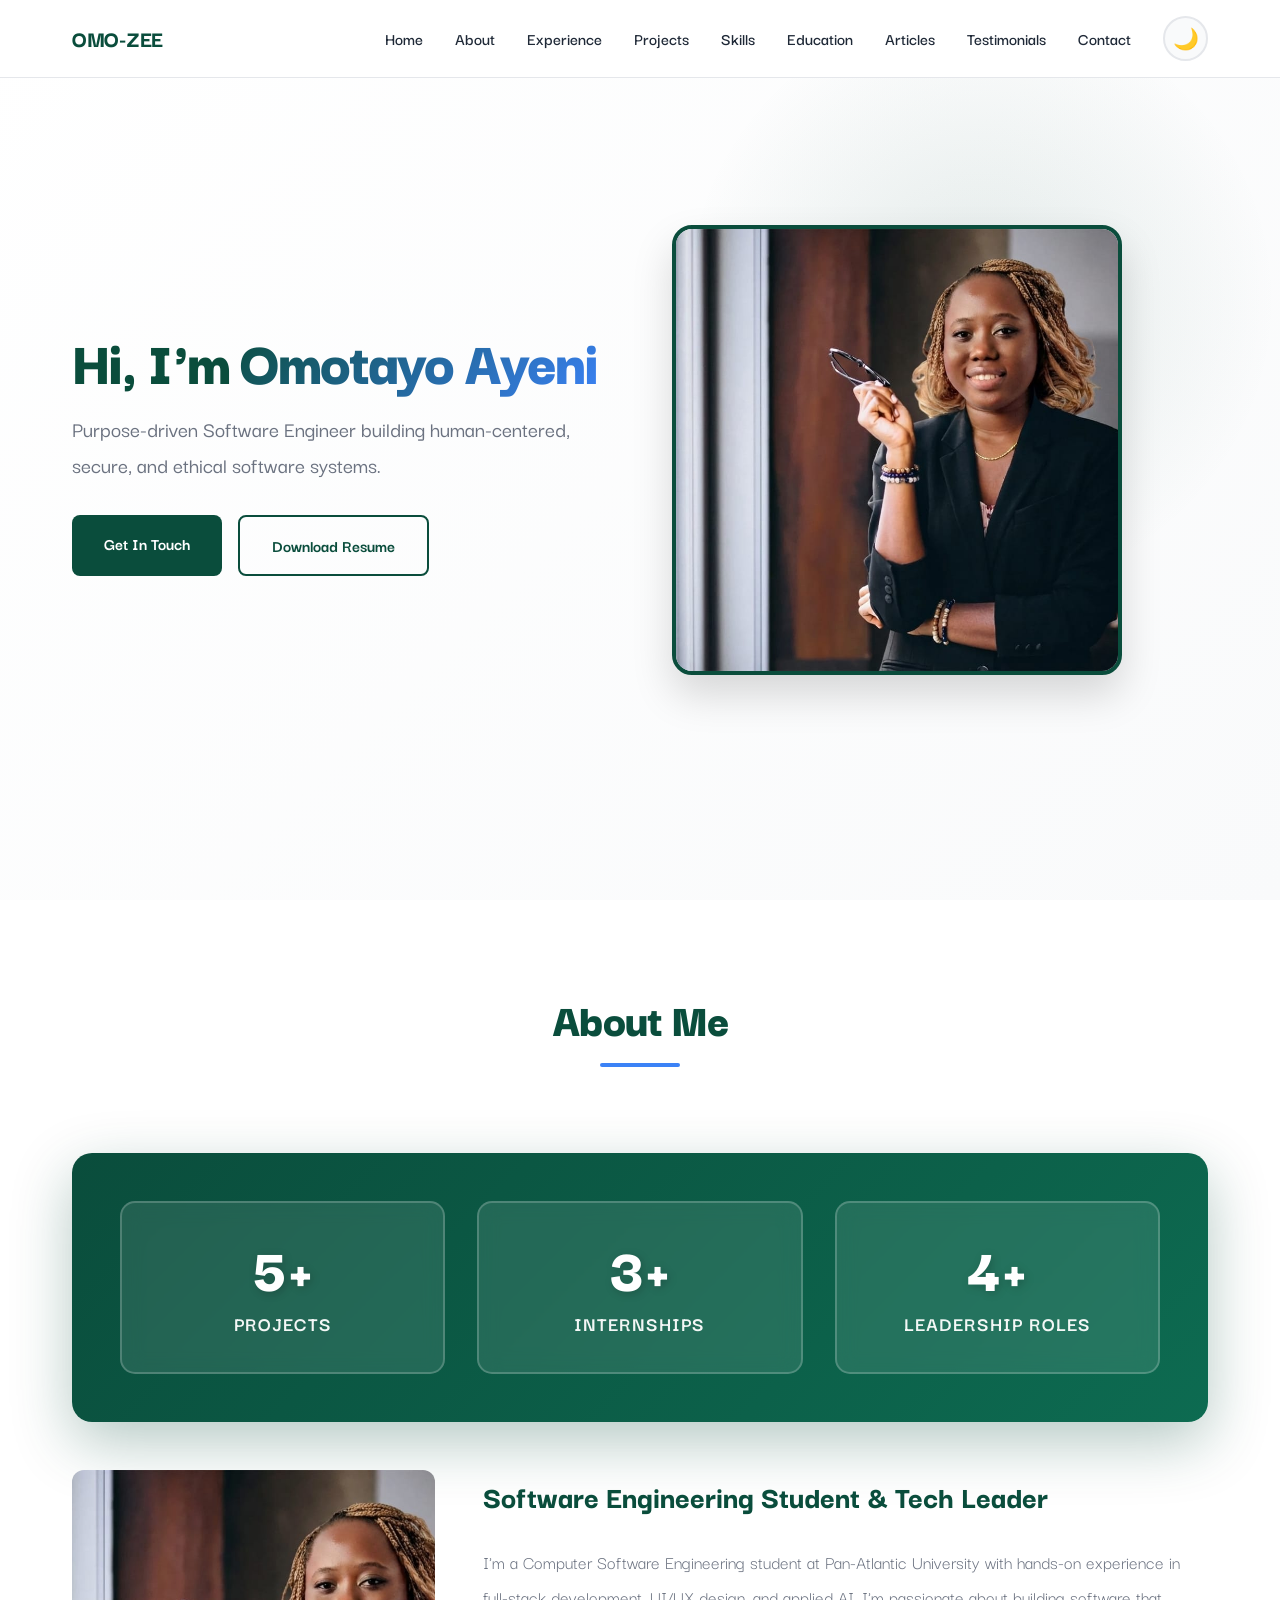
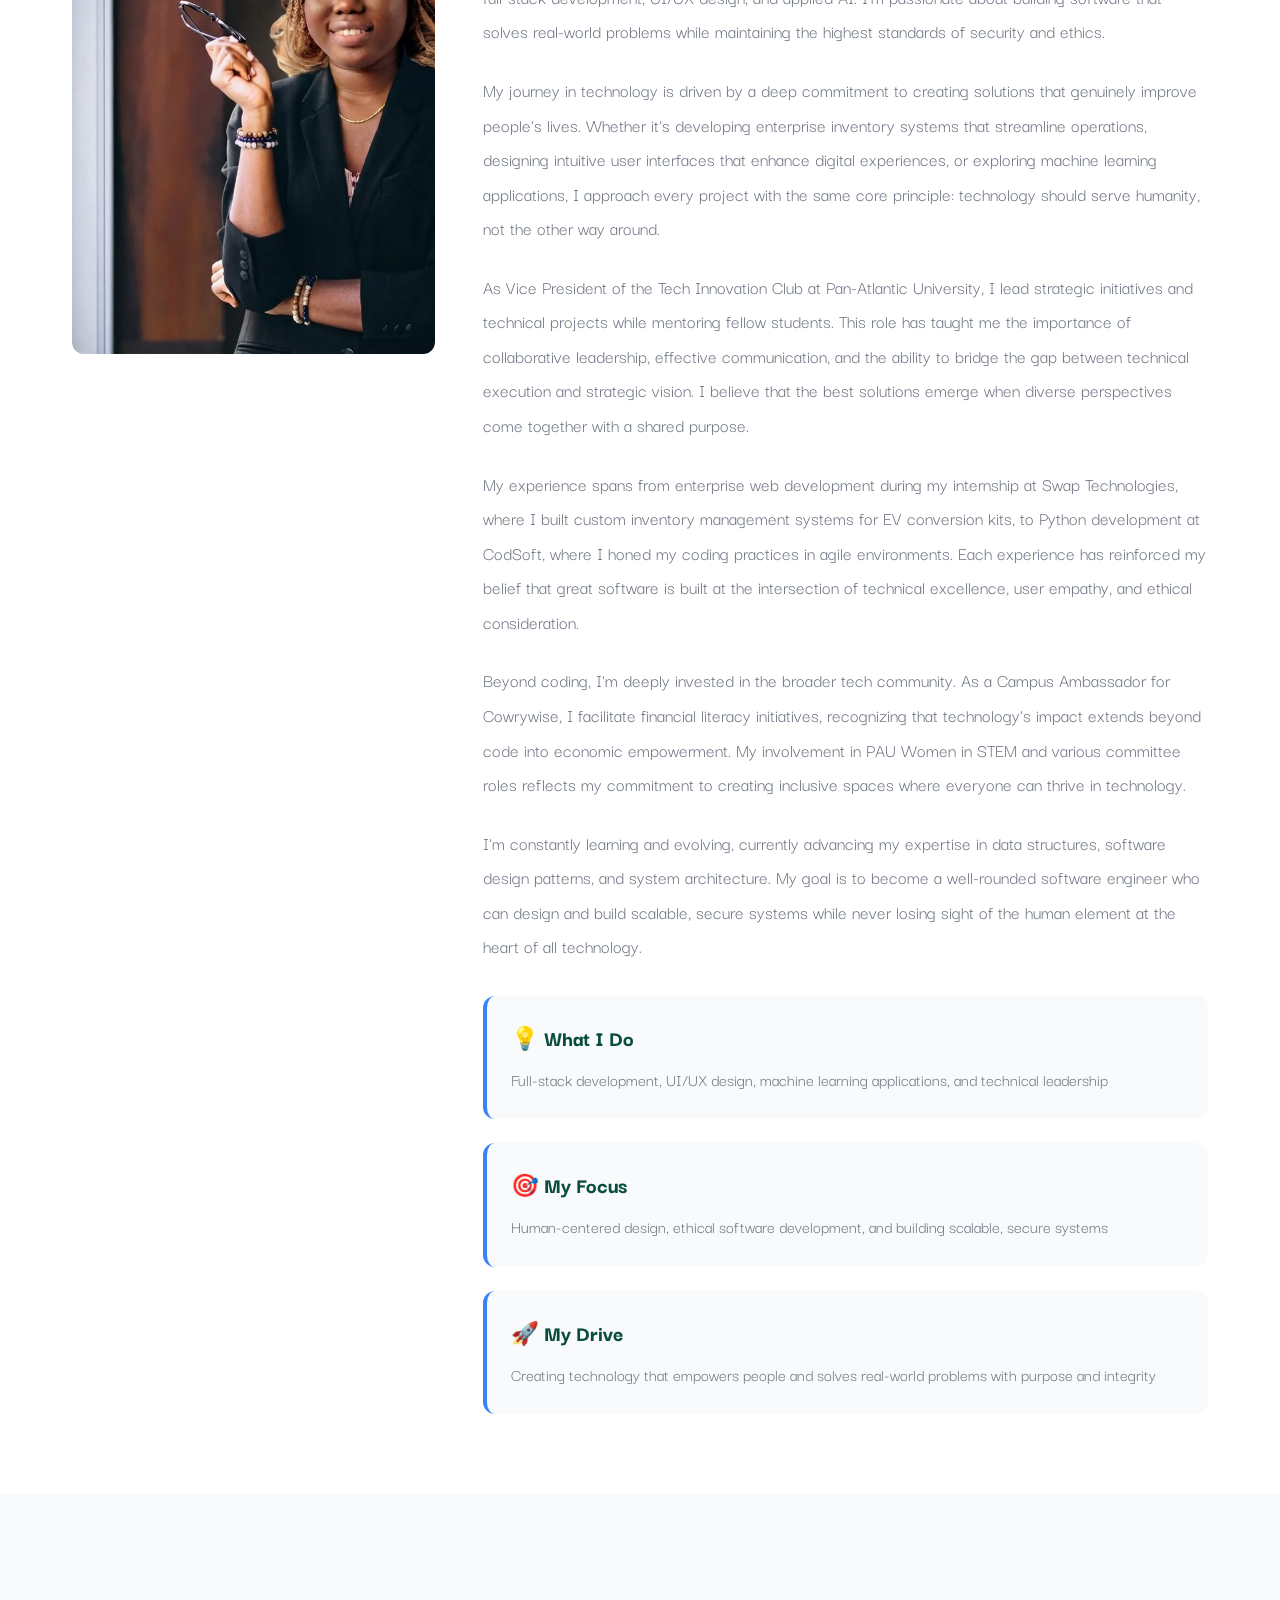
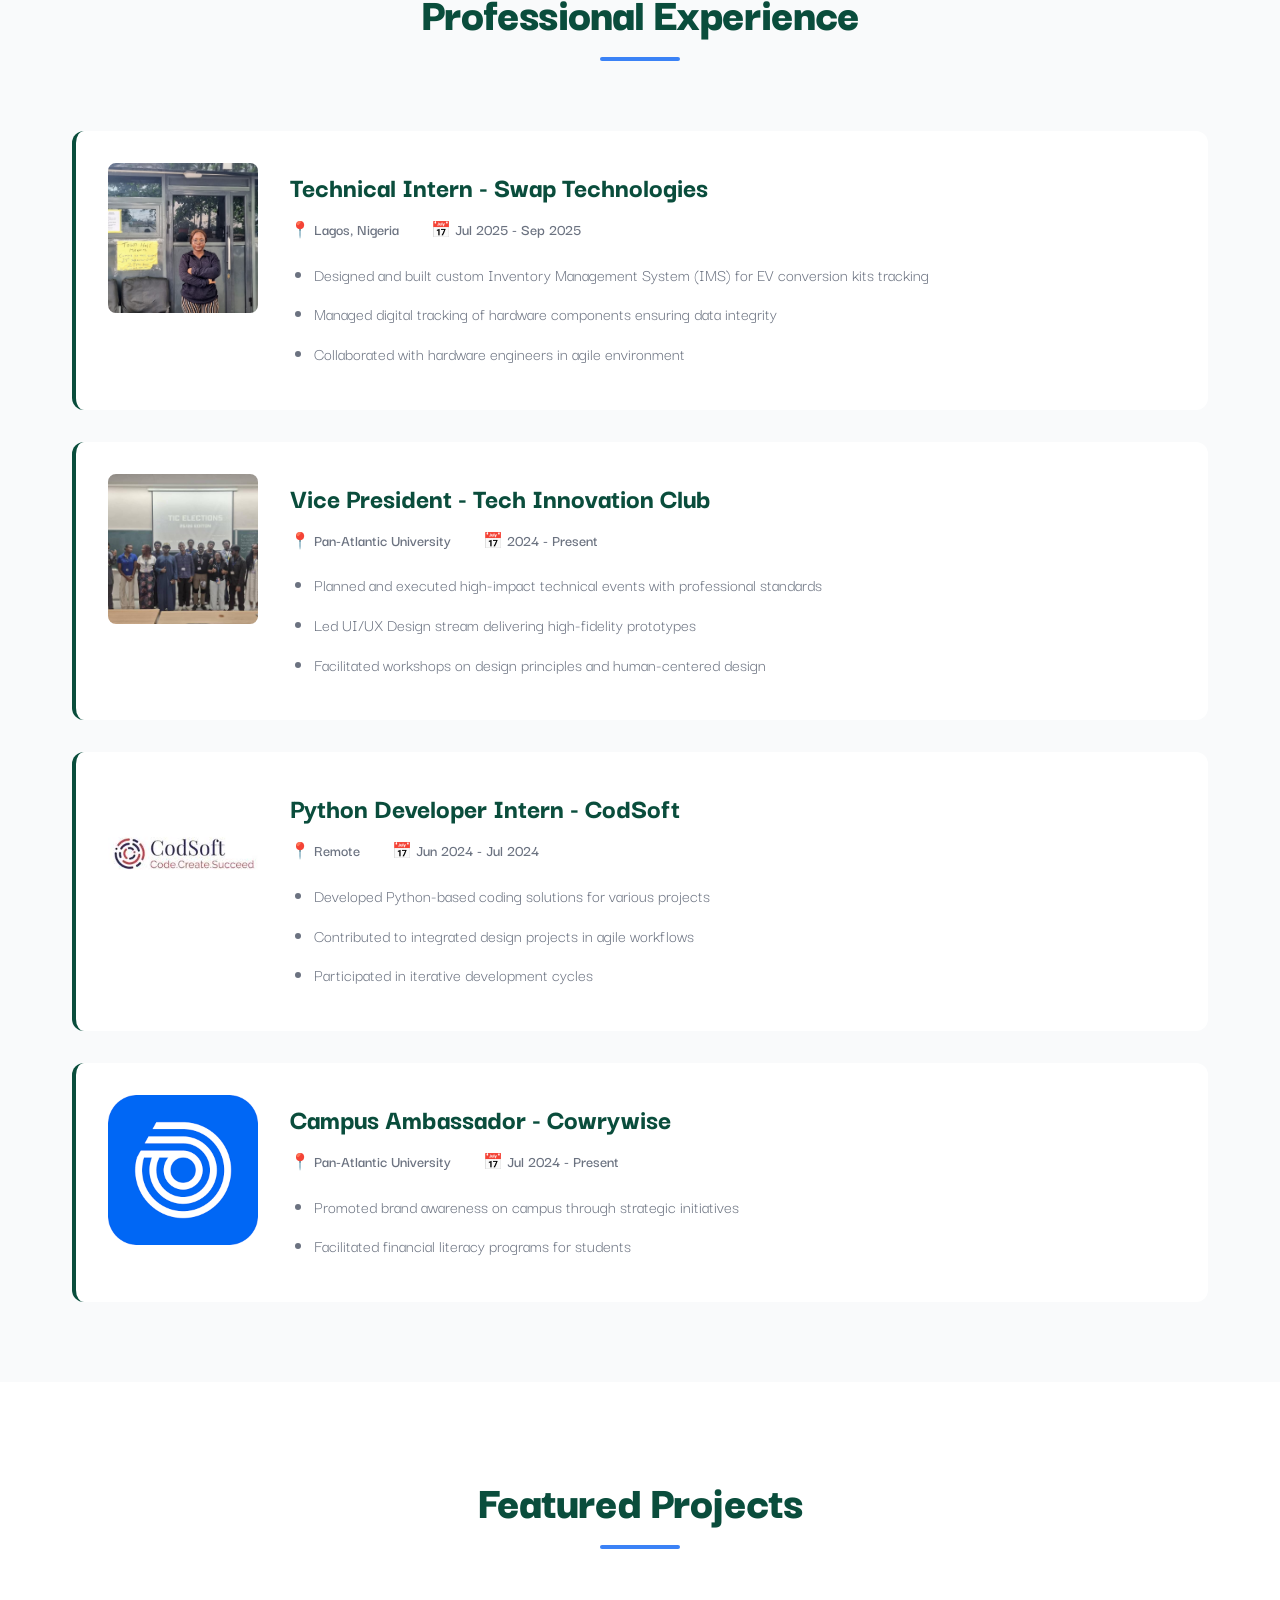
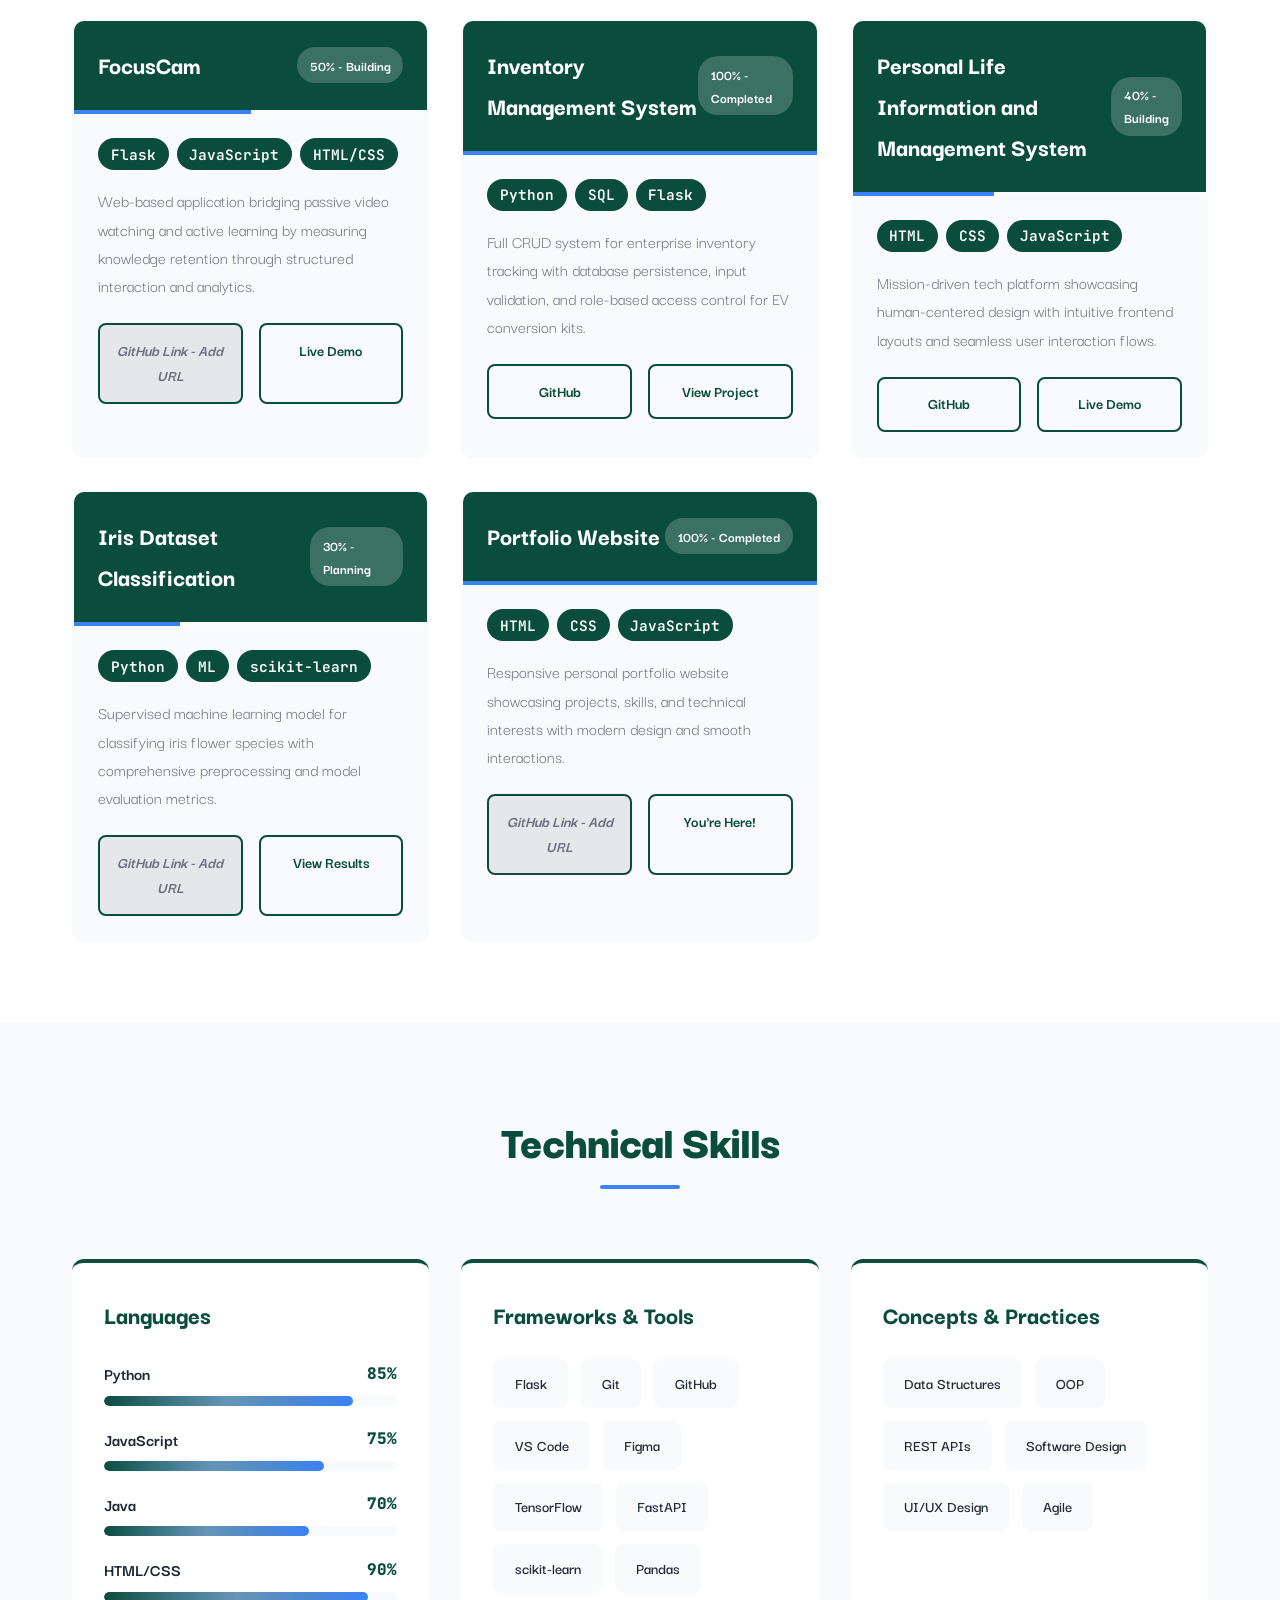
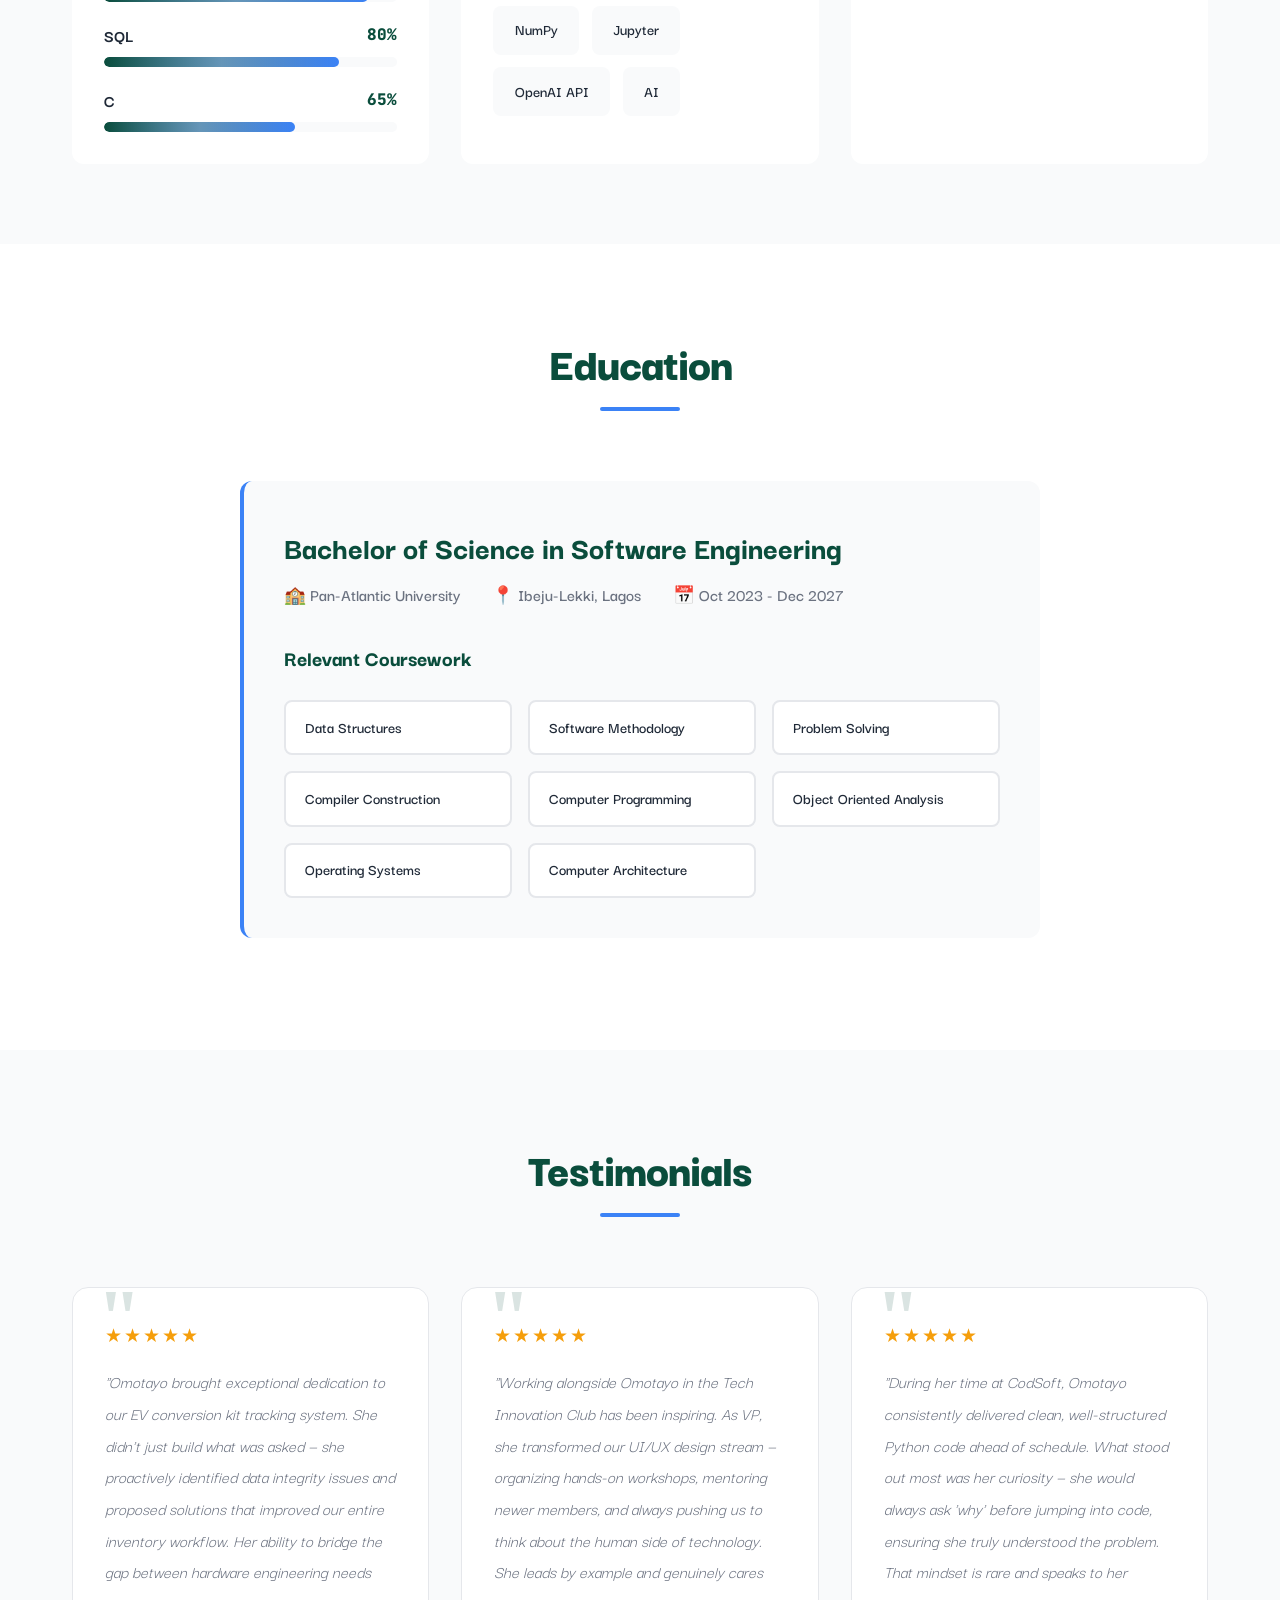
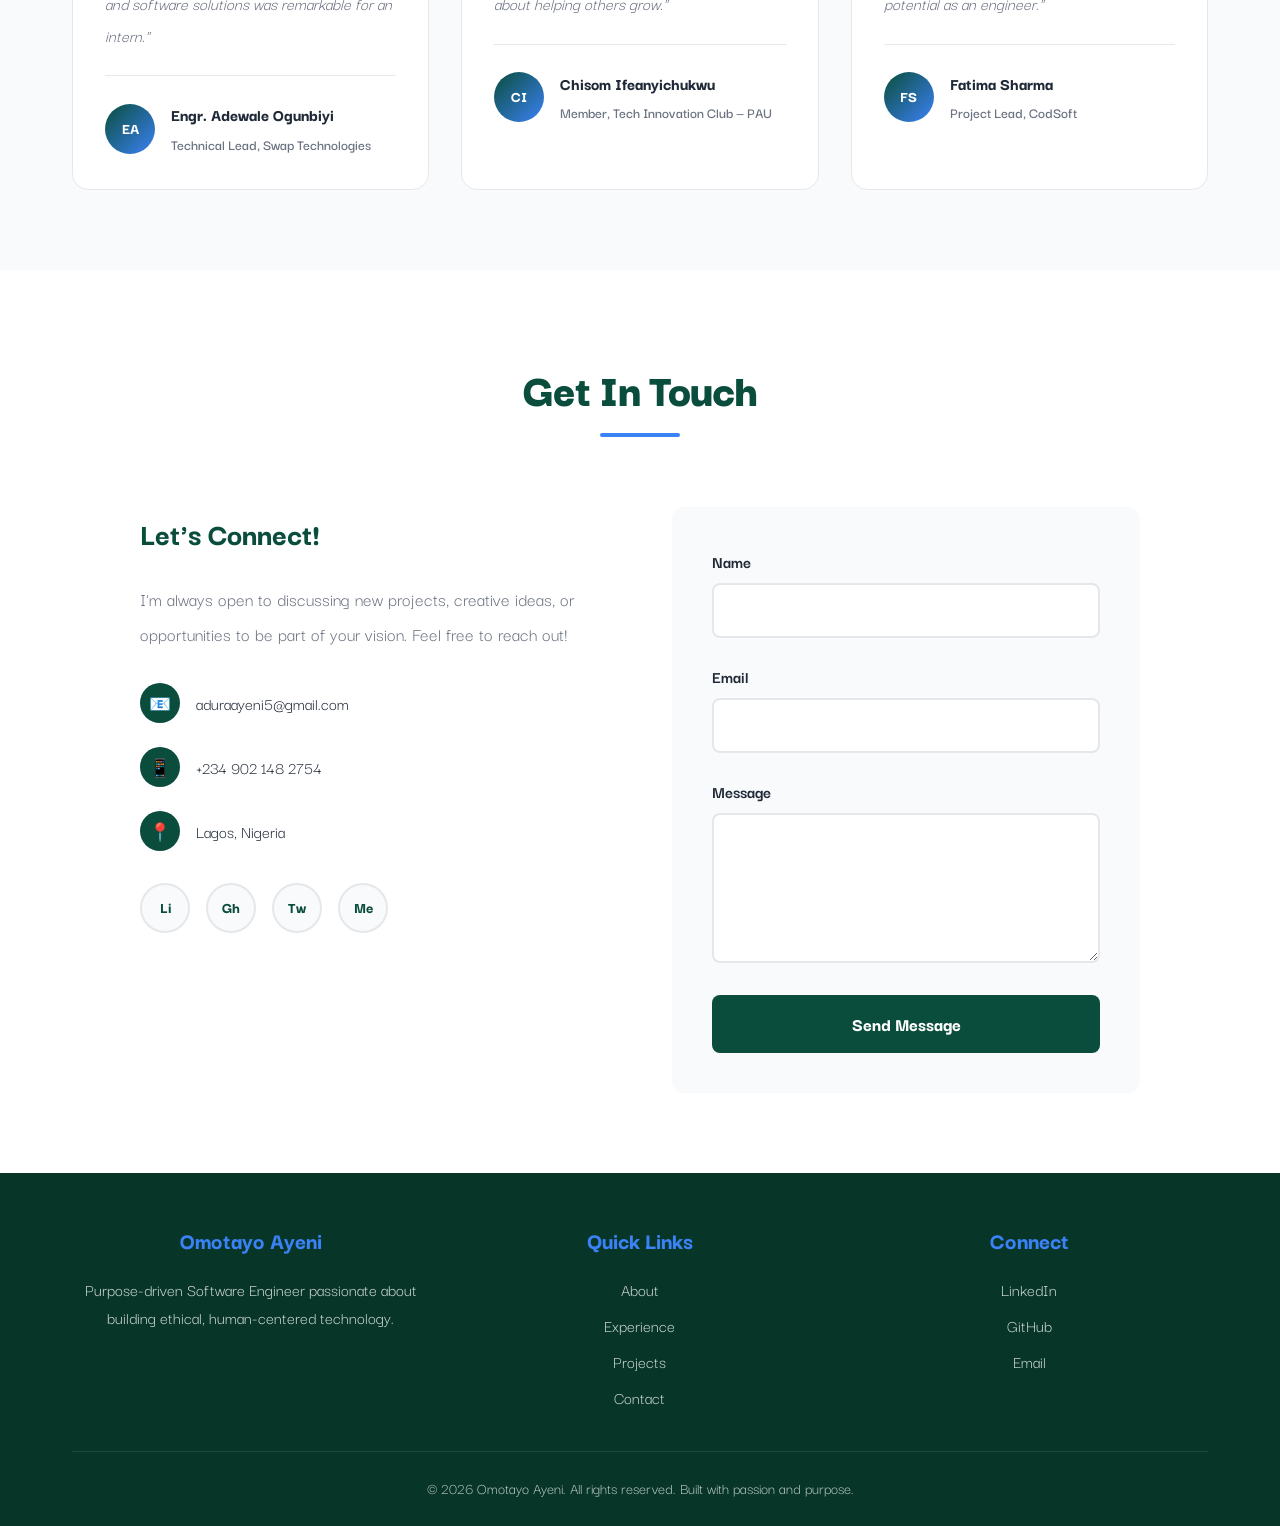
<file: index.html>
<!DOCTYPE html>
<html lang="en">

<head>
    <meta charset="UTF-8">
    <meta name="viewport" content="width=device-width, initial-scale=1.0">
    <title>Omotayo Ayeni - Software Engineer</title>
    <link rel="icon" type="image/svg+xml" href="favicon.svg">
    <link rel="preconnect" href="https://fonts.googleapis.com">
    <link rel="preconnect" href="https://fonts.gstatic.com" crossorigin>
    <link
        href="https://fonts.googleapis.com/css2?family=Darker+Grotesque:wght@300;400;500;600;700;800;900&family=JetBrains+Mono:wght@400;500;600&display=swap"
        rel="stylesheet">
    <link rel="stylesheet" href="Style.css">
    <script src="Script.js"></script>
</head>

<body>
    <!-- Navigation -->
    <nav id="navbar">
        <div class="container">
            <div class="logo">OMO-ZEE</div>
            <div class="nav-center">
                <ul class="nav-links" id="navLinks">
                    <li><a href="#home">Home</a></li>
                    <li><a href="#about">About</a></li>
                    <li><a href="#experience">Experience</a></li>
                    <li><a href="#projects">Projects</a></li>
                    <li><a href="#skills">Skills</a></li>
                    <li><a href="#education">Education</a></li>
                    <li><a href="article-template.html">Articles</a></li>
                    <li><a href="#testimonials">Testimonials</a></li>
                    <li><a href="#contact">Contact</a></li>
                </ul>
                <button class="theme-toggle-btn" id="themeToggle" aria-label="Toggle dark mode">
                    <span class="theme-icon">🌙</span>
                </button>
                <button class="mobile-menu-btn" id="mobileMenuBtn">☰</button>
            </div>
        </div>
    </nav>

    <!-- Hero Section -->
    <section class="hero" id="home">
        <div class="container">
            <div class="hero-content">
                <div class="hero-text">
                    <h1>Hi, I'm <span class="highlight">Omotayo Ayeni</span></h1>
                    <p>Purpose-driven Software Engineer building human-centered, secure, and ethical software systems.
                    </p>
                    <div class="hero-buttons">
                        <a href="#contact" class="btn btn-primary">Get In Touch</a>
                        <a href="Omotayo Ayeni CV- PAU.pdf" id="downloadResume" class="btn btn-secondary"
                            download>Download Resume</a>
                    </div>
                </div>
                <div class="hero-image">
                    <div class="profile-image">
                        <img src="my professional picture.jpg" alt="my professional picture">
                    </div>
                </div>
            </div>
        </div>
    </section>

    <!-- About Section -->
    <section id="about">
        <div class="container">
            <h2 class="section-title">About Me</h2>

            <!-- Prominent Stats Section -->
            <div class="stats-hero">
                <div class="stat-item-hero">
                    <span class="stat-number">5+</span>
                    <span class="stat-label">Projects</span>
                </div>
                <div class="stat-item-hero">
                    <span class="stat-number">3+</span>
                    <span class="stat-label">Internships</span>
                </div>
                <div class="stat-item-hero">
                    <span class="stat-number">4+</span>
                    <span class="stat-label">Leadership Roles</span>
                </div>
            </div>

            <div class="about-content">
                <div class="about-image">
                    <img src="my professional picture.jpg" alt="my professional picture">
                </div>
                <div class="about-text">
                    <h3>Software Engineering Student & Tech Leader</h3>
                    <p>I'm a Computer Software Engineering student at Pan-Atlantic University with hands-on experience
                        in full-stack development, UI/UX design, and applied AI. I'm passionate about building software
                        that solves real-world problems while maintaining the highest standards of security and ethics.
                    </p>

                    <p>My journey in technology is driven by a deep commitment to creating solutions that genuinely
                        improve people's lives. Whether it's developing enterprise inventory systems that streamline
                        operations, designing intuitive user interfaces that enhance digital experiences, or exploring
                        machine learning applications, I approach every project with the same core principle: technology
                        should serve humanity, not the other way around.</p>

                    <p>As Vice President of the Tech Innovation Club at Pan-Atlantic University, I lead strategic
                        initiatives and technical projects while mentoring fellow students. This role has taught me the
                        importance of collaborative leadership, effective communication, and the ability to bridge the
                        gap between technical execution and strategic vision. I believe that the best solutions emerge
                        when diverse perspectives come together with a shared purpose.</p>

                    <p>My experience spans from enterprise web development during my internship at Swap Technologies,
                        where I built custom inventory management systems for EV conversion kits, to Python development
                        at CodSoft, where I honed my coding practices in agile environments. Each experience has
                        reinforced my belief that great software is built at the intersection of technical excellence,
                        user empathy, and ethical consideration.</p>

                    <p>Beyond coding, I'm deeply invested in the broader tech community. As a Campus Ambassador for
                        Cowrywise, I facilitate financial literacy initiatives, recognizing that technology's impact
                        extends beyond code into economic empowerment. My involvement in PAU Women in STEM and various
                        committee roles reflects my commitment to creating inclusive spaces where everyone can thrive in
                        technology.</p>

                    <p>I'm constantly learning and evolving, currently advancing my expertise in data structures,
                        software design patterns, and system architecture. My goal is to become a well-rounded software
                        engineer who can design and build scalable, secure systems while never losing sight of the human
                        element at the heart of all technology.</p>

                    <div class="about-highlights">
                        <div class="highlight-item">
                            <h4>💡 What I Do</h4>
                            <p>Full-stack development, UI/UX design, machine learning applications, and technical
                                leadership</p>
                        </div>
                        <div class="highlight-item">
                            <h4>🎯 My Focus</h4>
                            <p>Human-centered design, ethical software development, and building scalable, secure
                                systems</p>
                        </div>
                        <div class="highlight-item">
                            <h4>🚀 My Drive</h4>
                            <p>Creating technology that empowers people and solves real-world problems with purpose and
                                integrity</p>
                        </div>
                    </div>
                </div>
            </div>
        </div>
    </section>

    <!-- Experience Section -->
    <section id="experience">
        <div class="container">
            <h2 class="section-title">Professional Experience</h2>
            <div class="experience-grid">
                <div class="experience-item fade-in">
                    <div class="experience-image">
                        <img src="SWAP.jpeg" alt="Swap Technologies logo">
                    </div>
                    <div class="experience-content">
                        <h3>Technical Intern - Swap Technologies</h3>
                        <div class="experience-meta">
                            <span>📍 Lagos, Nigeria</span>
                            <span>📅 Jul 2025 - Sep 2025</span>
                        </div>
                        <div class="experience-description">
                            <ul>
                                <li>Designed and built custom Inventory Management System (IMS) for EV conversion kits
                                    tracking</li>
                                <li>Managed digital tracking of hardware components ensuring data integrity</li>
                                <li>Collaborated with hardware engineers in agile environment</li>
                            </ul>
                        </div>
                    </div>
                </div>

                <div class="experience-item fade-in">
                    <div class="experience-image">
                        <img src="Tech Innovation Club.jpeg" alt="Tech Innovation Club">
                    </div>
                    <div class="experience-content">
                        <h3>Vice President - Tech Innovation Club</h3>
                        <div class="experience-meta">
                            <span>📍 Pan-Atlantic University</span>
                            <span>📅 2024 - Present</span>
                        </div>
                        <div class="experience-description">
                            <ul>
                                <li>Planned and executed high-impact technical events with professional standards</li>
                                <li>Led UI/UX Design stream delivering high-fidelity prototypes</li>
                                <li>Facilitated workshops on design principles and human-centered design</li>
                            </ul>
                        </div>
                    </div>
                </div>

                <div class="experience-item fade-in">
                    <div class="experience-image">
                        <img src="codsoft logo.jpeg" alt="CodSoft logo">
                    </div>
                    <div class="experience-content">
                        <h3>Python Developer Intern - CodSoft</h3>
                        <div class="experience-meta">
                            <span>📍 Remote</span>
                            <span>📅 Jun 2024 - Jul 2024</span>
                        </div>
                        <div class="experience-description">
                            <ul>
                                <li>Developed Python-based coding solutions for various projects</li>
                                <li>Contributed to integrated design projects in agile workflows</li>
                                <li>Participated in iterative development cycles</li>
                            </ul>
                        </div>
                    </div>
                </div>

                <div class="experience-item fade-in">
                    <div class="experience-image">
                        <img src="cowerywise logo.png" alt="Cowrywise logo">
                    </div>
                    <div class="experience-content">
                        <h3>Campus Ambassador - Cowrywise</h3>
                        <div class="experience-meta">
                            <span>📍 Pan-Atlantic University</span>
                            <span>📅 Jul 2024 - Present</span>
                        </div>
                        <div class="experience-description">
                            <ul>
                                <li>Promoted brand awareness on campus through strategic initiatives</li>
                                <li>Facilitated financial literacy programs for students</li>
                            </ul>
                        </div>
                    </div>
                </div>
            </div>
        </div>
    </section>

    <!-- Projects Section -->
    <section id="projects">
        <div class="container">
            <h2 class="section-title">Featured Projects</h2>
            <div class="projects-grid">
                <!-- Project 1 -->
                <div class="project-card fade-in">
                    <div class="project-header">
                        <h3 class="project-title">FocusCam</h3>
                        <span class="project-progress">50% - Building</span>
                    </div>
                    <div class="progress-bar-container">
                        <div class="progress-bar" style="width: 50%;"></div>
                    </div>
                    <div class="project-body">
                        <div class="project-tech">
                            <span class="tech-tag">Flask</span>
                            <span class="tech-tag">JavaScript</span>
                            <span class="tech-tag">HTML/CSS</span>
                        </div>
                        <p class="project-description">Web-based application bridging passive video watching and active
                            learning by measuring knowledge retention through structured interaction and analytics.</p>
                        <div class="project-links">
                            <a href="#" class="project-link github-placeholder">GitHub Link - Add URL</a>
                            <a href="#" class="project-link">Live Demo</a>
                        </div>
                    </div>
                </div>

                <!-- Project 2 -->
                <div class="project-card fade-in">
                    <div class="project-header">
                        <h3 class="project-title">Inventory Management System</h3>
                        <span class="project-progress">100% - Completed</span>
                    </div>
                    <div class="progress-bar-container">
                        <div class="progress-bar" style="width: 100%;"></div>
                    </div>
                    <div class="project-body">
                        <div class="project-tech">
                            <span class="tech-tag">Python</span>
                            <span class="tech-tag">SQL</span>
                            <span class="tech-tag">Flask</span>
                        </div>
                        <p class="project-description">Full CRUD system for enterprise inventory tracking with database
                            persistence, input validation, and role-based access control for EV conversion kits.</p>
                        <div class="project-links">
                            <a href="https://github.com/ade-jokes/Inventory_app" target="_blank"
                                class="project-link">GitHub</a>
                            <a href="#" class="project-link">View Project</a>
                        </div>
                    </div>
                </div>

                <!-- Project 3 -->
                <div class="project-card fade-in">
                    <div class="project-header">
                        <h3 class="project-title">Personal Life Information and Management System</h3>
                        <span class="project-progress">40% - Building</span>
                    </div>
                    <div class="progress-bar-container">
                        <div class="progress-bar" style="width: 40%;"></div>
                    </div>
                    <div class="project-body">
                        <div class="project-tech">
                            <span class="tech-tag">HTML</span>
                            <span class="tech-tag">CSS</span>
                            <span class="tech-tag">JavaScript</span>
                        </div>
                        <p class="project-description">Mission-driven tech platform showcasing human-centered design
                            with intuitive frontend layouts and seamless user interaction flows.</p>
                        <div class="project-links">
                            <a href="https://github.com/ade-jokes/omo-life-hub" target="_blank"
                                class="project-link">GitHub</a>
                            <a href="#" class="project-link">Live Demo</a>
                        </div>
                    </div>
                </div>

                <!-- Project 4 -->
                <div class="project-card fade-in">
                    <div class="project-header">
                        <h3 class="project-title">Iris Dataset Classification</h3>
                        <span class="project-progress">30% - Planning</span>
                    </div>
                    <div class="progress-bar-container">
                        <div class="progress-bar" style="width: 30%;"></div>
                    </div>
                    <div class="project-body">
                        <div class="project-tech">
                            <span class="tech-tag">Python</span>
                            <span class="tech-tag">ML</span>
                            <span class="tech-tag">scikit-learn</span>
                        </div>
                        <p class="project-description">Supervised machine learning model for classifying iris flower
                            species with comprehensive preprocessing and model evaluation metrics.</p>
                        <div class="project-links">
                            <a href="#" class="project-link github-placeholder">GitHub Link - Add URL</a>
                            <a href="#" class="project-link">View Results</a>
                        </div>
                    </div>
                </div>

                <!-- Project 5 -->
                <div class="project-card fade-in">
                    <div class="project-header">
                        <h3 class="project-title">Portfolio Website</h3>
                        <span class="project-progress">100% - Completed</span>
                    </div>
                    <div class="progress-bar-container">
                        <div class="progress-bar" style="width: 100%;"></div>
                    </div>
                    <div class="project-body">
                        <div class="project-tech">
                            <span class="tech-tag">HTML</span>
                            <span class="tech-tag">CSS</span>
                            <span class="tech-tag">JavaScript</span>
                        </div>
                        <p class="project-description">Responsive personal portfolio website showcasing projects,
                            skills, and technical interests with modern design and smooth interactions.</p>
                        <div class="project-links">
                            <a href="#" class="project-link github-placeholder">GitHub Link - Add URL</a>
                            <a href="#" class="project-link">You're Here!</a>
                        </div>
                    </div>
                </div>
            </div>
        </div>
    </section>

    <!-- Skills Section -->
    <section id="skills">
        <div class="container">
            <h2 class="section-title">Technical Skills</h2>
            <div class="skills-container">
                <div class="skill-category fade-in">
                    <h3>Languages</h3>
                    <div class="skill-list-progress">
                        <div class="skill-progress-item">
                            <div class="skill-progress-header">
                                <span class="skill-name">Python</span>
                                <span class="skill-percentage">85%</span>
                            </div>
                            <div class="skill-progress-bar">
                                <div class="skill-progress-fill" style="width: 85%;"></div>
                            </div>
                        </div>
                        <div class="skill-progress-item">
                            <div class="skill-progress-header">
                                <span class="skill-name">JavaScript</span>
                                <span class="skill-percentage">75%</span>
                            </div>
                            <div class="skill-progress-bar">
                                <div class="skill-progress-fill" style="width: 75%;"></div>
                            </div>
                        </div>
                        <div class="skill-progress-item">
                            <div class="skill-progress-header">
                                <span class="skill-name">Java</span>
                                <span class="skill-percentage">70%</span>
                            </div>
                            <div class="skill-progress-bar">
                                <div class="skill-progress-fill" style="width: 70%;"></div>
                            </div>
                        </div>
                        <div class="skill-progress-item">
                            <div class="skill-progress-header">
                                <span class="skill-name">HTML/CSS</span>
                                <span class="skill-percentage">90%</span>
                            </div>
                            <div class="skill-progress-bar">
                                <div class="skill-progress-fill" style="width: 90%;"></div>
                            </div>
                        </div>
                        <div class="skill-progress-item">
                            <div class="skill-progress-header">
                                <span class="skill-name">SQL</span>
                                <span class="skill-percentage">80%</span>
                            </div>
                            <div class="skill-progress-bar">
                                <div class="skill-progress-fill" style="width: 80%;"></div>
                            </div>
                        </div>
                        <div class="skill-progress-item">
                            <div class="skill-progress-header">
                                <span class="skill-name">C</span>
                                <span class="skill-percentage">65%</span>
                            </div>
                            <div class="skill-progress-bar">
                                <div class="skill-progress-fill" style="width: 65%;"></div>
                            </div>
                        </div>
                    </div>
                </div>
                <div class="skill-category fade-in">
                    <h3>Frameworks & Tools</h3>
                    <div class="skill-list">
                        <span class="skill-item">Flask</span>
                        <span class="skill-item">Git</span>
                        <span class="skill-item">GitHub</span>
                        <span class="skill-item">VS Code</span>
                        <span class="skill-item">Figma</span>
                        <span class="skill-item">TensorFlow</span>
                        <span class="skill-item">FastAPI</span>
                        <span class="skill-item">scikit-learn</span>
                        <span class="skill-item">Pandas</span>
                        <span class="skill-item">NumPy</span>
                        <span class="skill-item">Jupyter</span>
                        <span class="skill-item">OpenAI API</span>
                        <span class="skill-item">AI</span>
                    </div>
                </div>
                <div class="skill-category fade-in">
                    <h3>Concepts & Practices</h3>
                    <div class="skill-list">
                        <span class="skill-item">Data Structures</span>
                        <span class="skill-item">OOP</span>
                        <span class="skill-item">REST APIs</span>
                        <span class="skill-item">Software Design</span>
                        <span class="skill-item">UI/UX Design</span>
                        <span class="skill-item">Agile</span>
                    </div>
                </div>
            </div>
        </div>
    </section>

    <!-- Education Section -->
    <section id="education">
        <div class="container">
            <h2 class="section-title">Education</h2>
            <div class="education-card fade-in">
                <div class="education-header">
                    <h3>Bachelor of Science in Software Engineering</h3>
                    <div class="education-meta">
                        <span>🏫 Pan-Atlantic University</span>
                        <span>📍 Ibeju-Lekki, Lagos</span>
                        <span>📅 Oct 2023 - Dec 2027</span>
                    </div>
                </div>
                <h4 style="font-size: 1.4rem; font-weight: 800; color: var(--primary); margin-bottom: 1rem;">Relevant
                    Coursework</h4>
                <div class="coursework">
                    <div class="coursework-item">Data Structures</div>
                    <div class="coursework-item">Software Methodology</div>
                    <div class="coursework-item">Problem Solving</div>
                    <div class="coursework-item">Compiler Construction</div>
                    <div class="coursework-item">Computer Programming</div>
                    <div class="coursework-item">Object Oriented Analysis</div>
                    <div class="coursework-item">Operating Systems</div>
                    <div class="coursework-item">Computer Architecture</div>
                </div>
            </div>
        </div>
    </section>

    <!-- Testimonials Section -->
    <section id="testimonials">
        <div class="container">
            <h2 class="section-title">Testimonials</h2>
            <div class="testimonials-container">
                <div class="testimonial-card fade-in">
                    <div class="testimonial-stars">★★★★★</div>
                    <p class="testimonial-quote">"Omotayo brought exceptional dedication to our EV conversion kit
                        tracking system. She didn't just build what was asked — she proactively identified data
                        integrity
                        issues and proposed solutions that improved our entire inventory workflow. Her ability to bridge
                        the gap between hardware engineering needs and software solutions was remarkable for an intern."
                    </p>
                    <div class="testimonial-author">
                        <div class="testimonial-avatar">EA</div>
                        <div class="testimonial-info">
                            <h4>Engr. Adewale Ogunbiyi</h4>
                            <span>Technical Lead, Swap Technologies</span>
                        </div>
                    </div>
                </div>
                <div class="testimonial-card fade-in">
                    <div class="testimonial-stars">★★★★★</div>
                    <p class="testimonial-quote">"Working alongside Omotayo in the Tech Innovation Club has been
                        inspiring. As VP, she transformed our UI/UX design stream — organizing hands-on workshops,
                        mentoring newer members, and always pushing us to think about the human side of technology. She
                        leads by example and genuinely cares about helping others grow."</p>
                    <div class="testimonial-author">
                        <div class="testimonial-avatar">CI</div>
                        <div class="testimonial-info">
                            <h4>Chisom Ifeanyichukwu</h4>
                            <span>Member, Tech Innovation Club — PAU</span>
                        </div>
                    </div>
                </div>
                <div class="testimonial-card fade-in">
                    <div class="testimonial-stars">★★★★★</div>
                    <p class="testimonial-quote">"During her time at CodSoft, Omotayo consistently delivered clean,
                        well-structured Python code ahead of schedule. What stood out most was her curiosity — she would
                        always ask 'why' before jumping into code, ensuring she truly understood the problem. That
                        mindset is rare and speaks to her potential as an engineer."</p>
                    <div class="testimonial-author">
                        <div class="testimonial-avatar">FS</div>
                        <div class="testimonial-info">
                            <h4>Fatima Sharma</h4>
                            <span>Project Lead, CodSoft</span>
                        </div>
                    </div>
                </div>
            </div>
        </div>
    </section>

    <!-- Contact Section -->
    <section id="contact">
        <div class="container">
            <h2 class="section-title">Get In Touch</h2>
            <div class="contact-content">
                <div class="contact-info fade-in">
                    <h3>Let's Connect!</h3>
                    <p>I'm always open to discussing new projects, creative ideas, or opportunities to be part of your
                        vision. Feel free to reach out!</p>
                    <div class="contact-details">
                        <div class="contact-item">
                            <div class="contact-item-icon">📧</div>
                            <span>aduraayeni5@gmail.com</span>
                        </div>
                        <div class="contact-item">
                            <div class="contact-item-icon">📱</div>
                            <span>+234 902 148 2754</span>
                        </div>
                        <div class="contact-item">
                            <div class="contact-item-icon">📍</div>
                            <span>Lagos, Nigeria</span>
                        </div>
                    </div>
                    <div class="social-links">
                        <a href="https://www.linkedin.com/in/omotayo-ayeni-803a30294/" target="_blank"
                            class="social-link" title="LinkedIn">Li</a>
                        <a href="https://github.com/ade-jokes" target="_blank" class="social-link" title="GitHub">Gh</a>
                        <a href="#" class="social-link" title="Twitter - Add URL">Tw</a>
                        <a href="#" class="social-link" title="Medium - Add URL">Me</a>
                    </div>
                </div>
                <div class="contact-form fade-in">
                    <form id="contactForm">
                        <div class="form-group">
                            <label for="name">Name</label>
                            <input type="text" id="name" name="name" required>
                        </div>
                        <div class="form-group">
                            <label for="email">Email</label>
                            <input type="email" id="email" name="email" required>
                        </div>
                        <div class="form-group">
                            <label for="message">Message</label>
                            <textarea id="message" name="message" required></textarea>
                        </div>
                        <button type="submit" class="submit-btn">Send Message</button>
                        <div class="form-message" id="formMessage"></div>
                    </form>
                </div>
            </div>
        </div>
    </section>

    <!-- Footer -->
    <footer>
        <div class="container">
            <div class="footer-content">
                <div class="footer-section">
                    <h3>Omotayo Ayeni</h3>
                    <p style="color: rgba(255, 255, 255, 0.8); font-size: 1.1rem;">Purpose-driven Software Engineer
                        passionate about building ethical, human-centered technology.</p>
                </div>
                <div class="footer-section">
                    <h3>Quick Links</h3>
                    <ul class="footer-links">
                        <li><a href="#about">About</a></li>
                        <li><a href="#experience">Experience</a></li>
                        <li><a href="#projects">Projects</a></li>
                        <li><a href="#contact">Contact</a></li>
                    </ul>
                </div>
                <div class="footer-section">
                    <h3>Connect</h3>
                    <ul class="footer-links">
                        <li><a href="https://www.linkedin.com/in/omotayo-ayeni-803a30294/" target="_blank">LinkedIn</a>
                        </li>
                        <li><a href="https://github.com/ade-jokes" target="_blank">GitHub</a></li>
                        <li><a href="mailto:aduraayeni5@gmail.com">Email</a></li>
                    </ul>
                </div>
            </div>
            <div class="footer-bottom">
                <p>&copy; 2026 Omotayo Ayeni. All rights reserved. Built with passion and purpose.</p>
            </div>
        </div>
    </footer>

    <!-- Scroll to Top Button -->
    <button class="scroll-top" id="scrollTop">↑</button>


</body>

</html>
</file>
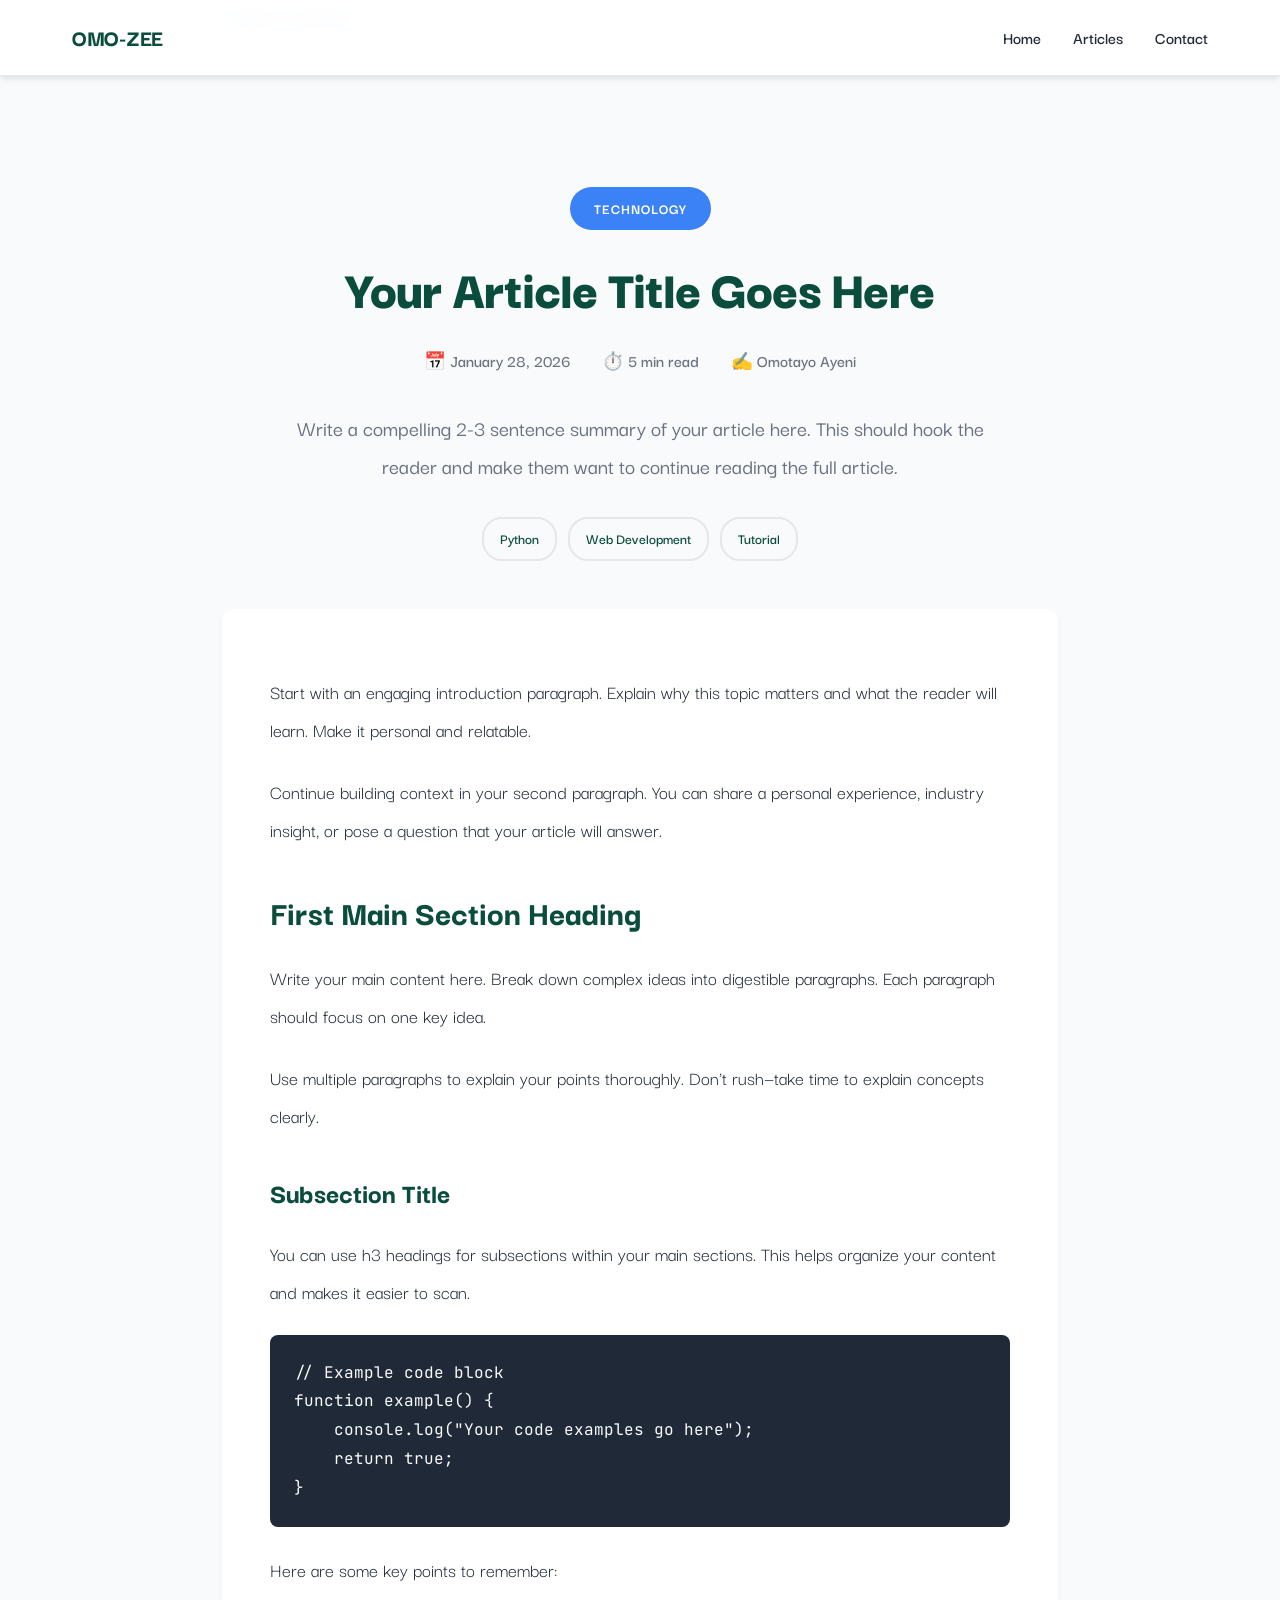
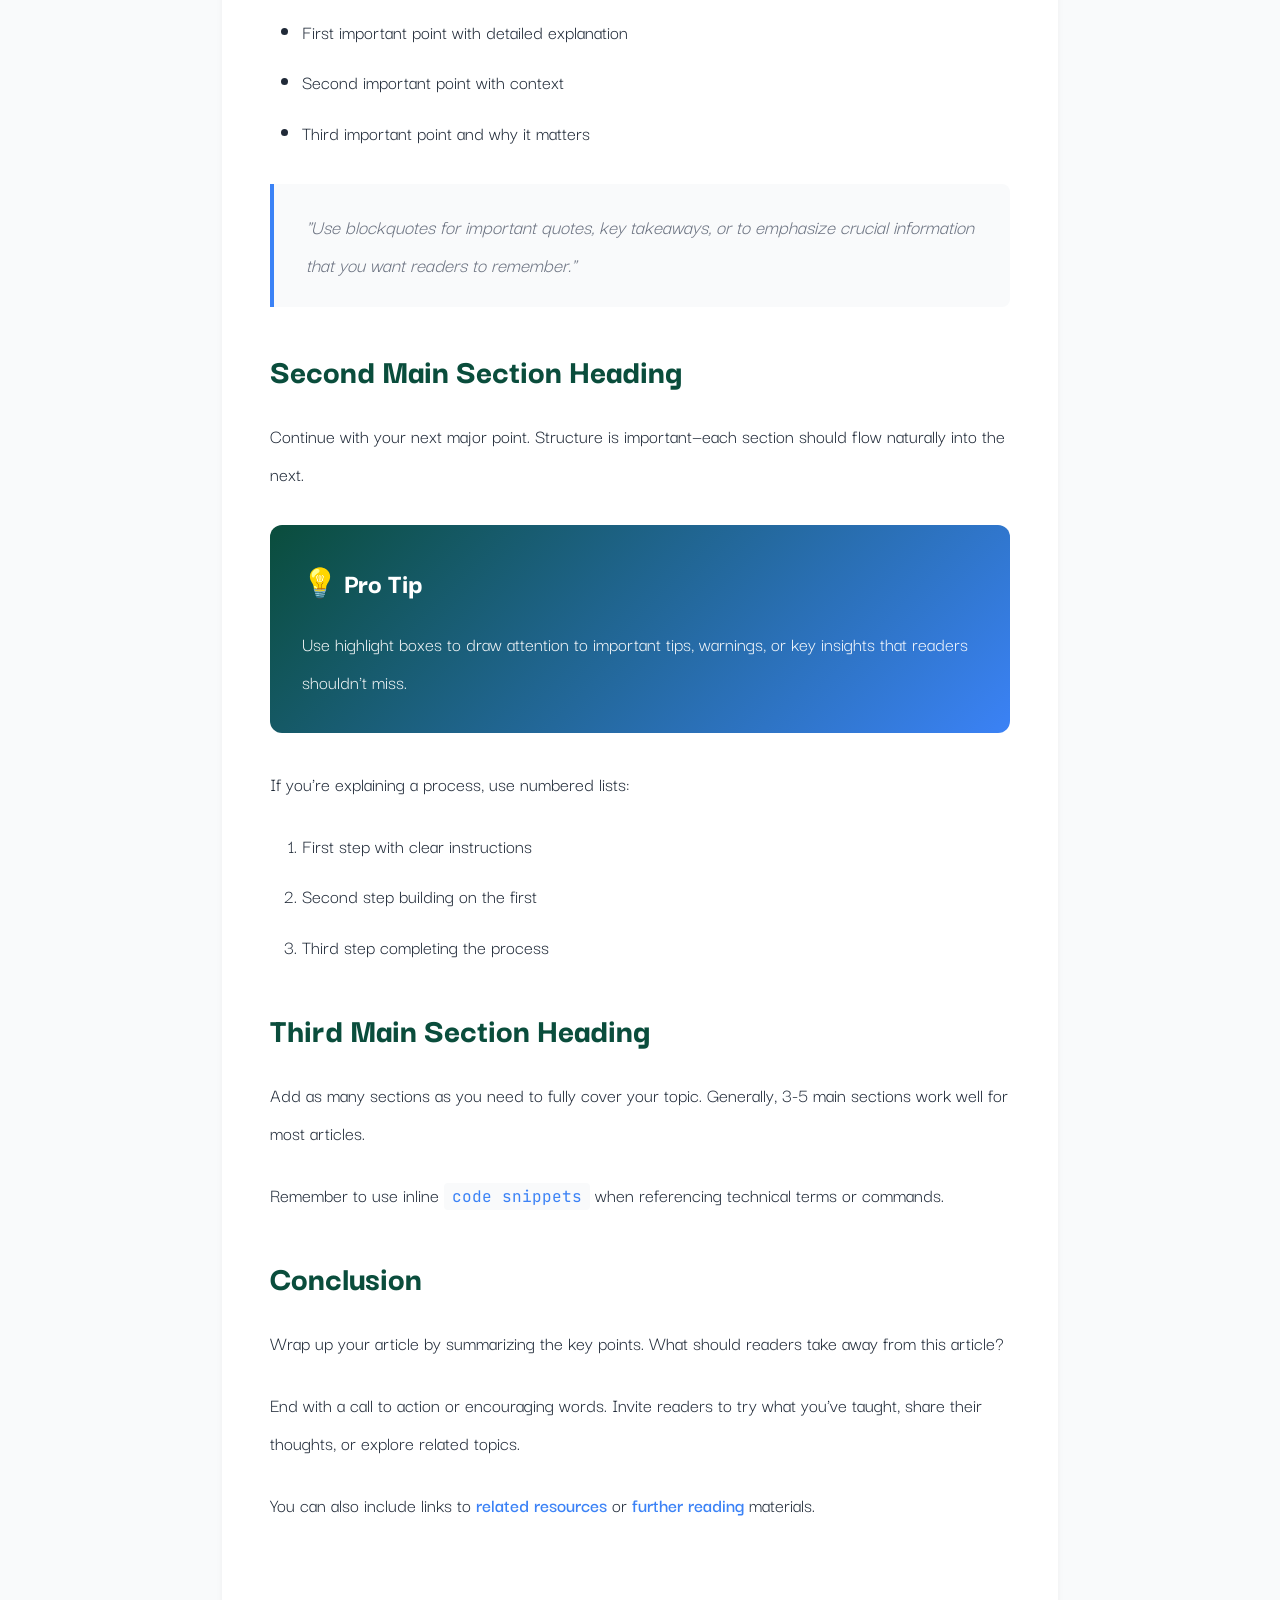
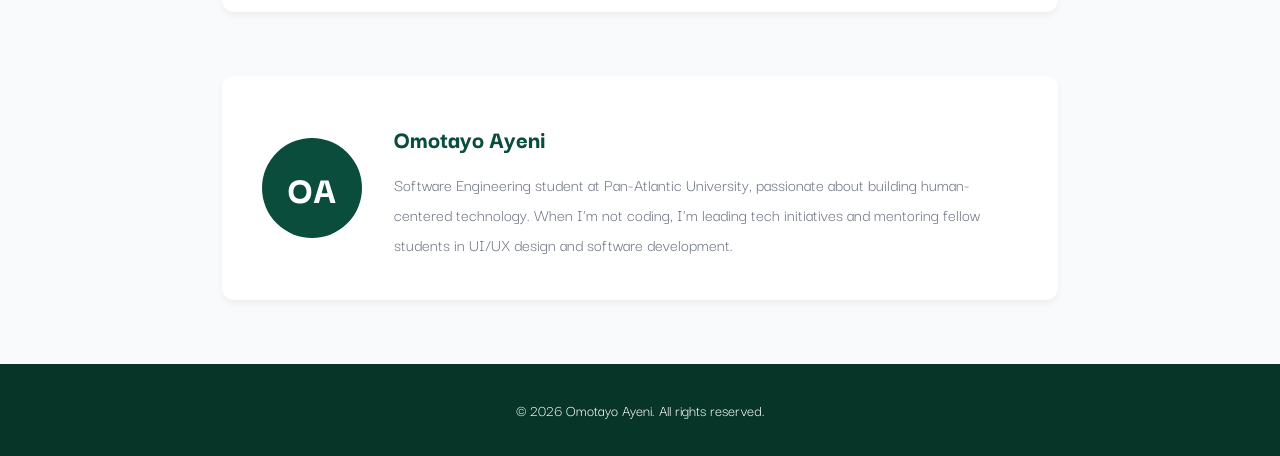
<file: article-template.html>
<!DOCTYPE html>
<html lang="en">
<head>
    <meta charset="UTF-8">
    <meta name="viewport" content="width=device-width, initial-scale=1.0">
    <title>Article Title - Omotayo Ayeni</title>
    <link rel="preconnect" href="https://fonts.googleapis.com">
    <link rel="preconnect" href="https://fonts.gstatic.com" crossorigin>
    <link href="https://fonts.googleapis.com/css2?family=Darker+Grotesque:wght@300;400;500;600;700;800;900&family=JetBrains+Mono:wght@400;500;600&display=swap" rel="stylesheet">
    <style>
        :root {
            --primary: #0A4D3C;
            --primary-light: #0D6B51;
            --primary-dark: #073528;
            --accent: #3B82F6;
            --accent-light: #60A5FA;
            --text-dark: #1F2937;
            --text-light: #6B7280;
            --bg-light: #F9FAFB;
            --bg-white: #FFFFFF;
            --border: #E5E7EB;
        }

        * {
            margin: 0;
            padding: 0;
            box-sizing: border-box;
        }

        html {
            scroll-behavior: smooth;
        }

        body {
            font-family: 'Darker Grotesque', sans-serif;
            color: var(--text-dark);
            line-height: 1.8;
            background: var(--bg-light);
        }

        .container {
            max-width: 900px;
            margin: 0 auto;
            padding: 0 2rem;
        }

        /* Navigation */
        nav {
            position: fixed;
            top: 0;
            width: 100%;
            background: rgba(255, 255, 255, 0.95);
            backdrop-filter: blur(10px);
            z-index: 1000;
            border-bottom: 1px solid var(--border);
            box-shadow: 0 4px 6px -1px rgba(0, 0, 0, 0.1);
        }

        nav .container {
            display: flex;
            justify-content: space-between;
            align-items: center;
            padding: 1rem 2rem;
            max-width: 1200px;
        }

        .logo {
            font-size: 1.5rem;
            font-weight: 800;
            color: var(--primary);
            letter-spacing: -0.5px;
            text-decoration: none;
        }

        .nav-links {
            display: flex;
            gap: 2rem;
            list-style: none;
        }

        .nav-links a {
            text-decoration: none;
            color: var(--text-dark);
            font-weight: 600;
            font-size: 1.1rem;
            transition: color 0.3s ease;
        }

        .nav-links a:hover {
            color: var(--primary);
        }

        /* Article Header */
        .article-header {
            padding-top: 120px;
            padding-bottom: 3rem;
            text-align: center;
        }

        .article-category {
            display: inline-block;
            background: var(--accent);
            color: white;
            padding: 0.5rem 1.5rem;
            border-radius: 30px;
            font-weight: 700;
            font-size: 0.95rem;
            text-transform: uppercase;
            letter-spacing: 1px;
            margin-bottom: 1.5rem;
        }

        .article-title {
            font-size: 3.5rem;
            font-weight: 900;
            color: var(--primary);
            margin-bottom: 1.5rem;
            line-height: 1.2;
            letter-spacing: -1px;
        }

        .article-meta {
            display: flex;
            justify-content: center;
            gap: 2rem;
            color: var(--text-light);
            font-weight: 600;
            font-size: 1.1rem;
            margin-bottom: 2rem;
        }

        .article-excerpt {
            font-size: 1.4rem;
            color: var(--text-light);
            max-width: 700px;
            margin: 0 auto 2rem;
            font-weight: 500;
            line-height: 1.7;
        }

        .article-tags {
            display: flex;
            justify-content: center;
            flex-wrap: wrap;
            gap: 0.7rem;
        }

        .tag {
            background: var(--bg-light);
            border: 2px solid var(--border);
            color: var(--primary);
            padding: 0.4rem 1rem;
            border-radius: 20px;
            font-size: 0.95rem;
            font-weight: 600;
        }

        /* Article Content */
        .article-content {
            background: var(--bg-white);
            padding: 4rem 3rem;
            border-radius: 12px;
            margin-bottom: 4rem;
            box-shadow: 0 4px 6px rgba(0, 0, 0, 0.05);
        }

        .article-content h2 {
            font-size: 2.2rem;
            font-weight: 800;
            color: var(--primary);
            margin: 2.5rem 0 1.5rem;
            line-height: 1.3;
        }

        .article-content h3 {
            font-size: 1.8rem;
            font-weight: 800;
            color: var(--primary);
            margin: 2rem 0 1rem;
        }

        .article-content p {
            font-size: 1.25rem;
            line-height: 1.9;
            color: var(--text-dark);
            margin-bottom: 1.5rem;
        }

        .article-content ul,
        .article-content ol {
            font-size: 1.25rem;
            line-height: 1.9;
            margin-bottom: 1.5rem;
            padding-left: 2rem;
        }

        .article-content li {
            margin-bottom: 0.8rem;
        }

        .article-content blockquote {
            border-left: 4px solid var(--accent);
            background: var(--bg-light);
            padding: 1.5rem 2rem;
            margin: 2rem 0;
            font-size: 1.3rem;
            font-style: italic;
            color: var(--text-light);
            border-radius: 0 8px 8px 0;
        }

        .article-content code {
            background: var(--bg-light);
            padding: 0.2rem 0.5rem;
            border-radius: 4px;
            font-family: 'JetBrains Mono', monospace;
            font-size: 1rem;
            color: var(--accent);
        }

        .article-content pre {
            background: var(--text-dark);
            color: var(--bg-light);
            padding: 1.5rem;
            border-radius: 8px;
            overflow-x: auto;
            margin: 1.5rem 0;
        }

        .article-content pre code {
            background: none;
            color: inherit;
            padding: 0;
        }

        .article-content img {
            max-width: 100%;
            height: auto;
            border-radius: 8px;
            margin: 2rem 0;
        }

        .article-content a {
            color: var(--accent);
            font-weight: 600;
            text-decoration: none;
            border-bottom: 2px solid transparent;
            transition: border-color 0.3s ease;
        }

        .article-content a:hover {
            border-bottom-color: var(--accent);
        }

        .highlight-box {
            background: linear-gradient(135deg, var(--primary), var(--accent));
            color: white;
            padding: 2rem;
            border-radius: 12px;
            margin: 2rem 0;
        }

        .highlight-box h3 {
            color: white;
            margin-top: 0;
        }

        .highlight-box p {
            color: rgba(255, 255, 255, 0.95);
            margin-bottom: 0;
        }

        /* Author Bio */
        .author-bio {
            background: var(--bg-white);
            padding: 2.5rem;
            border-radius: 12px;
            display: flex;
            gap: 2rem;
            align-items: center;
            margin-bottom: 4rem;
            box-shadow: 0 4px 6px rgba(0, 0, 0, 0.05);
        }

        .author-image {
            width: 100px;
            height: 100px;
            border-radius: 50%;
            background: var(--primary);
            display: flex;
            align-items: center;
            justify-content: center;
            color: white;
            font-size: 2.5rem;
            font-weight: 800;
            flex-shrink: 0;
        }

        .author-info h3 {
            font-size: 1.6rem;
            font-weight: 800;
            color: var(--primary);
            margin-bottom: 0.5rem;
        }

        .author-info p {
            font-size: 1.1rem;
            color: var(--text-light);
            line-height: 1.7;
        }

        /* Back to Articles */
        .back-link {
            display: inline-flex;
            align-items: center;
            gap: 0.5rem;
            color: var(--accent);
            font-weight: 700;
            font-size: 1.2rem;
            text-decoration: none;
            margin-bottom: 2rem;
            transition: transform 0.3s ease;
        }

        .back-link:hover {
            transform: translateX(-5px);
        }

        /* Footer */
        footer {
            background: var(--primary-dark);
            color: white;
            padding: 2rem 0;
            text-align: center;
        }

        /* Responsive */
        @media (max-width: 768px) {
            .article-title {
                font-size: 2.5rem;
            }

            .article-content {
                padding: 2rem 1.5rem;
            }

            .article-content h2 {
                font-size: 1.8rem;
            }

            .article-content p,
            .article-content ul,
            .article-content ol {
                font-size: 1.1rem;
            }

            .author-bio {
                flex-direction: column;
                text-align: center;
            }

            .nav-links {
                display: none;
            }
        }
    </style>
</head>
<body>
    <!-- Navigation -->
    <nav>
        <div class="container">
            <a href="portfolio-new.html" class="logo">OMO-ZEE</a>
            <ul class="nav-links">
                <li><a href="portfolio-new.html">Home</a></li>
                <li><a href="articles.html">Articles</a></li>
                <li><a href="portfolio-new.html#contact">Contact</a></li>
            </ul>
        </div>
    </nav>

    <!-- Article Content -->
    <article>
        <div class="container">
            <a href="articles.html" class="back-link">← Back to Articles</a>

            <!-- Article Header -->
            <header class="article-header">
                <span class="article-category">Technology</span>
                <h1 class="article-title">Your Article Title Goes Here</h1>
                <div class="article-meta">
                    <span>📅 January 28, 2026</span>
                    <span>⏱️ 5 min read</span>
                    <span>✍️ Omotayo Ayeni</span>
                </div>
                <p class="article-excerpt">
                    Write a compelling 2-3 sentence summary of your article here. This should hook the reader and make them want to continue reading the full article.
                </p>
                <div class="article-tags">
                    <span class="tag">Python</span>
                    <span class="tag">Web Development</span>
                    <span class="tag">Tutorial</span>
                </div>
            </header>

            <!-- Main Article Content -->
            <div class="article-content">
                <!-- Introduction -->
                <p>
                    Start with an engaging introduction paragraph. Explain why this topic matters and what the reader will learn. Make it personal and relatable.
                </p>

                <p>
                    Continue building context in your second paragraph. You can share a personal experience, industry insight, or pose a question that your article will answer.
                </p>

                <!-- First Major Section -->
                <h2>First Main Section Heading</h2>
                
                <p>
                    Write your main content here. Break down complex ideas into digestible paragraphs. Each paragraph should focus on one key idea.
                </p>

                <p>
                    Use multiple paragraphs to explain your points thoroughly. Don't rush—take time to explain concepts clearly.
                </p>

                <!-- Subsection -->
                <h3>Subsection Title</h3>
                
                <p>
                    You can use h3 headings for subsections within your main sections. This helps organize your content and makes it easier to scan.
                </p>

                <!-- Code Example (if relevant) -->
                <pre><code>// Example code block
function example() {
    console.log("Your code examples go here");
    return true;
}</code></pre>

                <!-- Lists -->
                <p>Here are some key points to remember:</p>
                <ul>
                    <li>First important point with detailed explanation</li>
                    <li>Second important point with context</li>
                    <li>Third important point and why it matters</li>
                </ul>

                <!-- Blockquote -->
                <blockquote>
                    "Use blockquotes for important quotes, key takeaways, or to emphasize crucial information that you want readers to remember."
                </blockquote>

                <!-- Second Major Section -->
                <h2>Second Main Section Heading</h2>
                
                <p>
                    Continue with your next major point. Structure is important—each section should flow naturally into the next.
                </p>

                <!-- Highlight Box for Key Information -->
                <div class="highlight-box">
                    <h3>💡 Pro Tip</h3>
                    <p>
                        Use highlight boxes to draw attention to important tips, warnings, or key insights that readers shouldn't miss.
                    </p>
                </div>

                <!-- Numbered List (for steps or processes) -->
                <p>If you're explaining a process, use numbered lists:</p>
                <ol>
                    <li>First step with clear instructions</li>
                    <li>Second step building on the first</li>
                    <li>Third step completing the process</li>
                </ol>

                <!-- Third Section -->
                <h2>Third Main Section Heading</h2>
                
                <p>
                    Add as many sections as you need to fully cover your topic. Generally, 3-5 main sections work well for most articles.
                </p>

                <p>
                    Remember to use inline <code>code snippets</code> when referencing technical terms or commands.
                </p>

                <!-- Conclusion -->
                <h2>Conclusion</h2>
                
                <p>
                    Wrap up your article by summarizing the key points. What should readers take away from this article?
                </p>

                <p>
                    End with a call to action or encouraging words. Invite readers to try what you've taught, share their thoughts, or explore related topics.
                </p>

                <p>
                    You can also include links to <a href="#">related resources</a> or <a href="#">further reading</a> materials.
                </p>
            </div>

            <!-- Author Bio -->
            <div class="author-bio">
                <div class="author-image">OA</div>
                <div class="author-info">
                    <h3>Omotayo Ayeni</h3>
                    <p>
                        Software Engineering student at Pan-Atlantic University, passionate about building human-centered technology. 
                        When I'm not coding, I'm leading tech initiatives and mentoring fellow students in UI/UX design and software development.
                    </p>
                </div>
            </div>
        </div>
    </article>

    <!-- Footer -->
    <footer>
        <div class="container">
            <p>&copy; 2026 Omotayo Ayeni. All rights reserved.</p>
        </div>
    </footer>
</body>
</html>
</file>
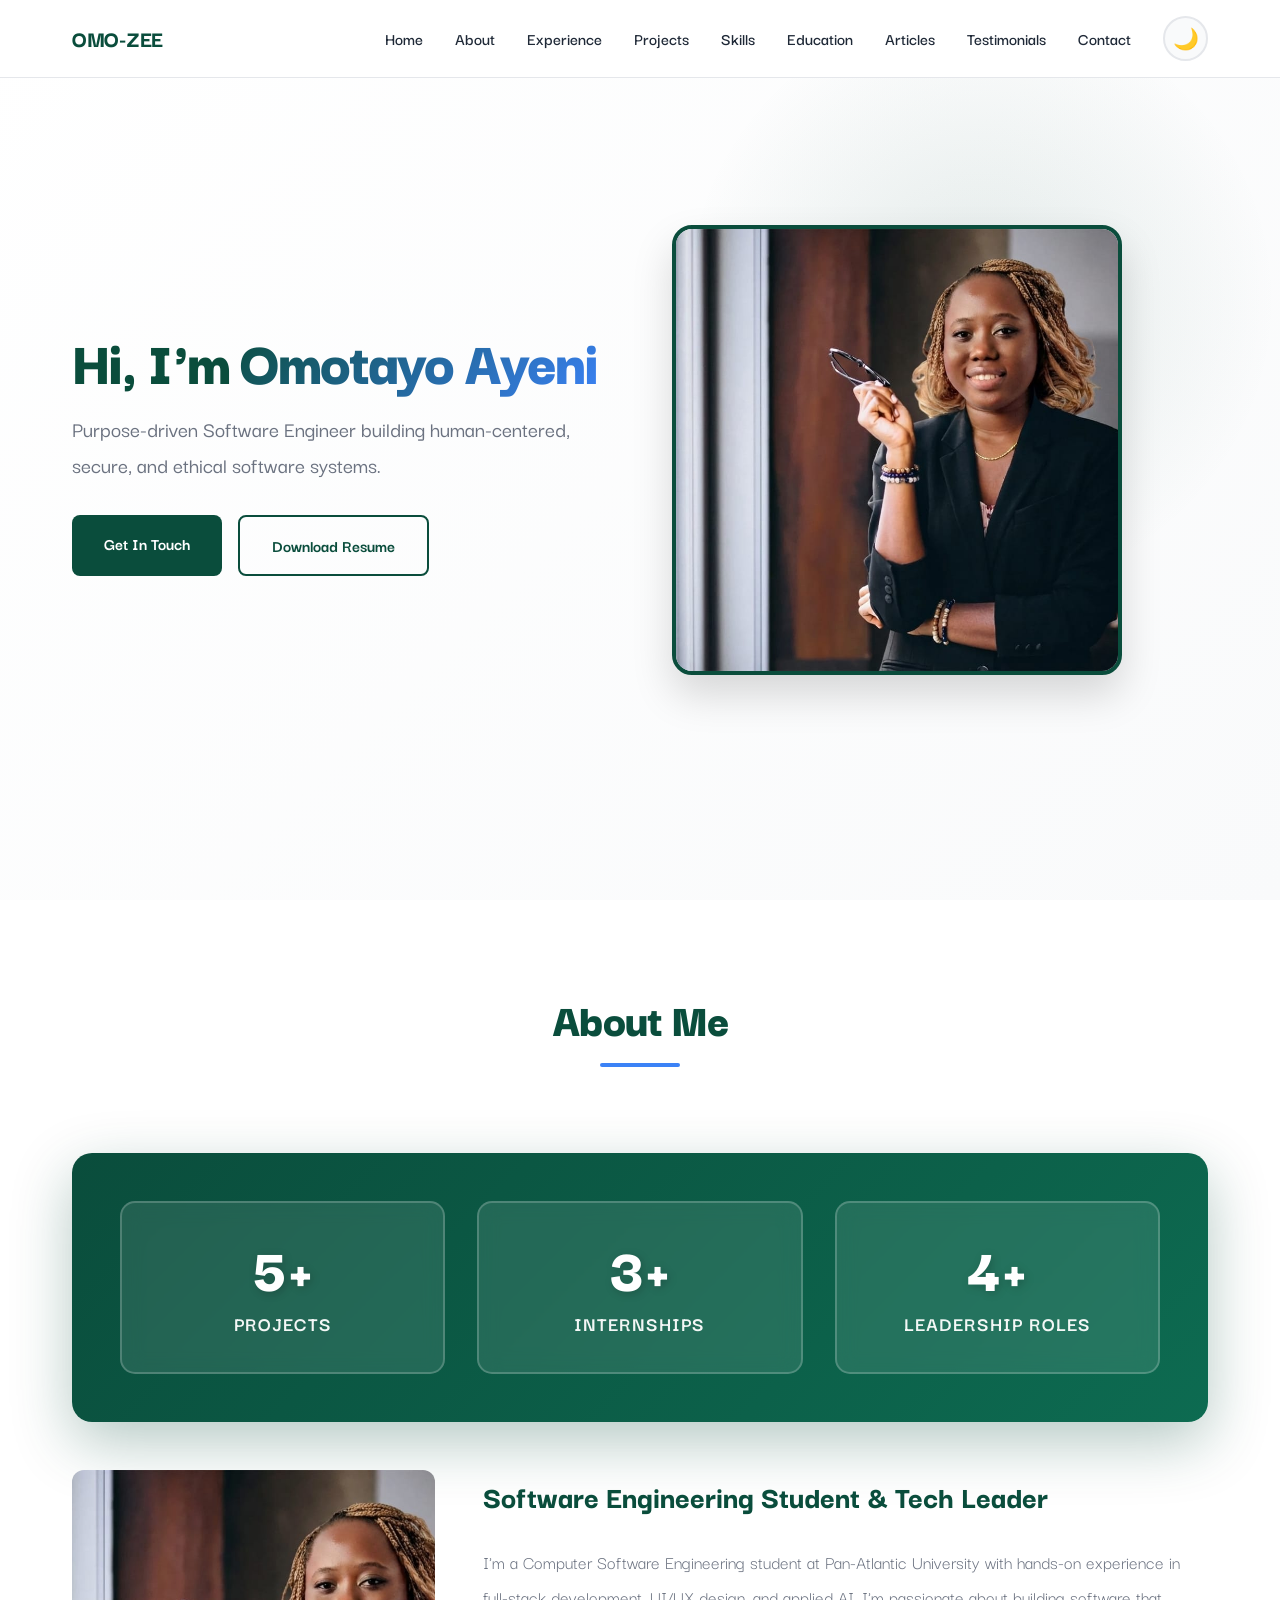
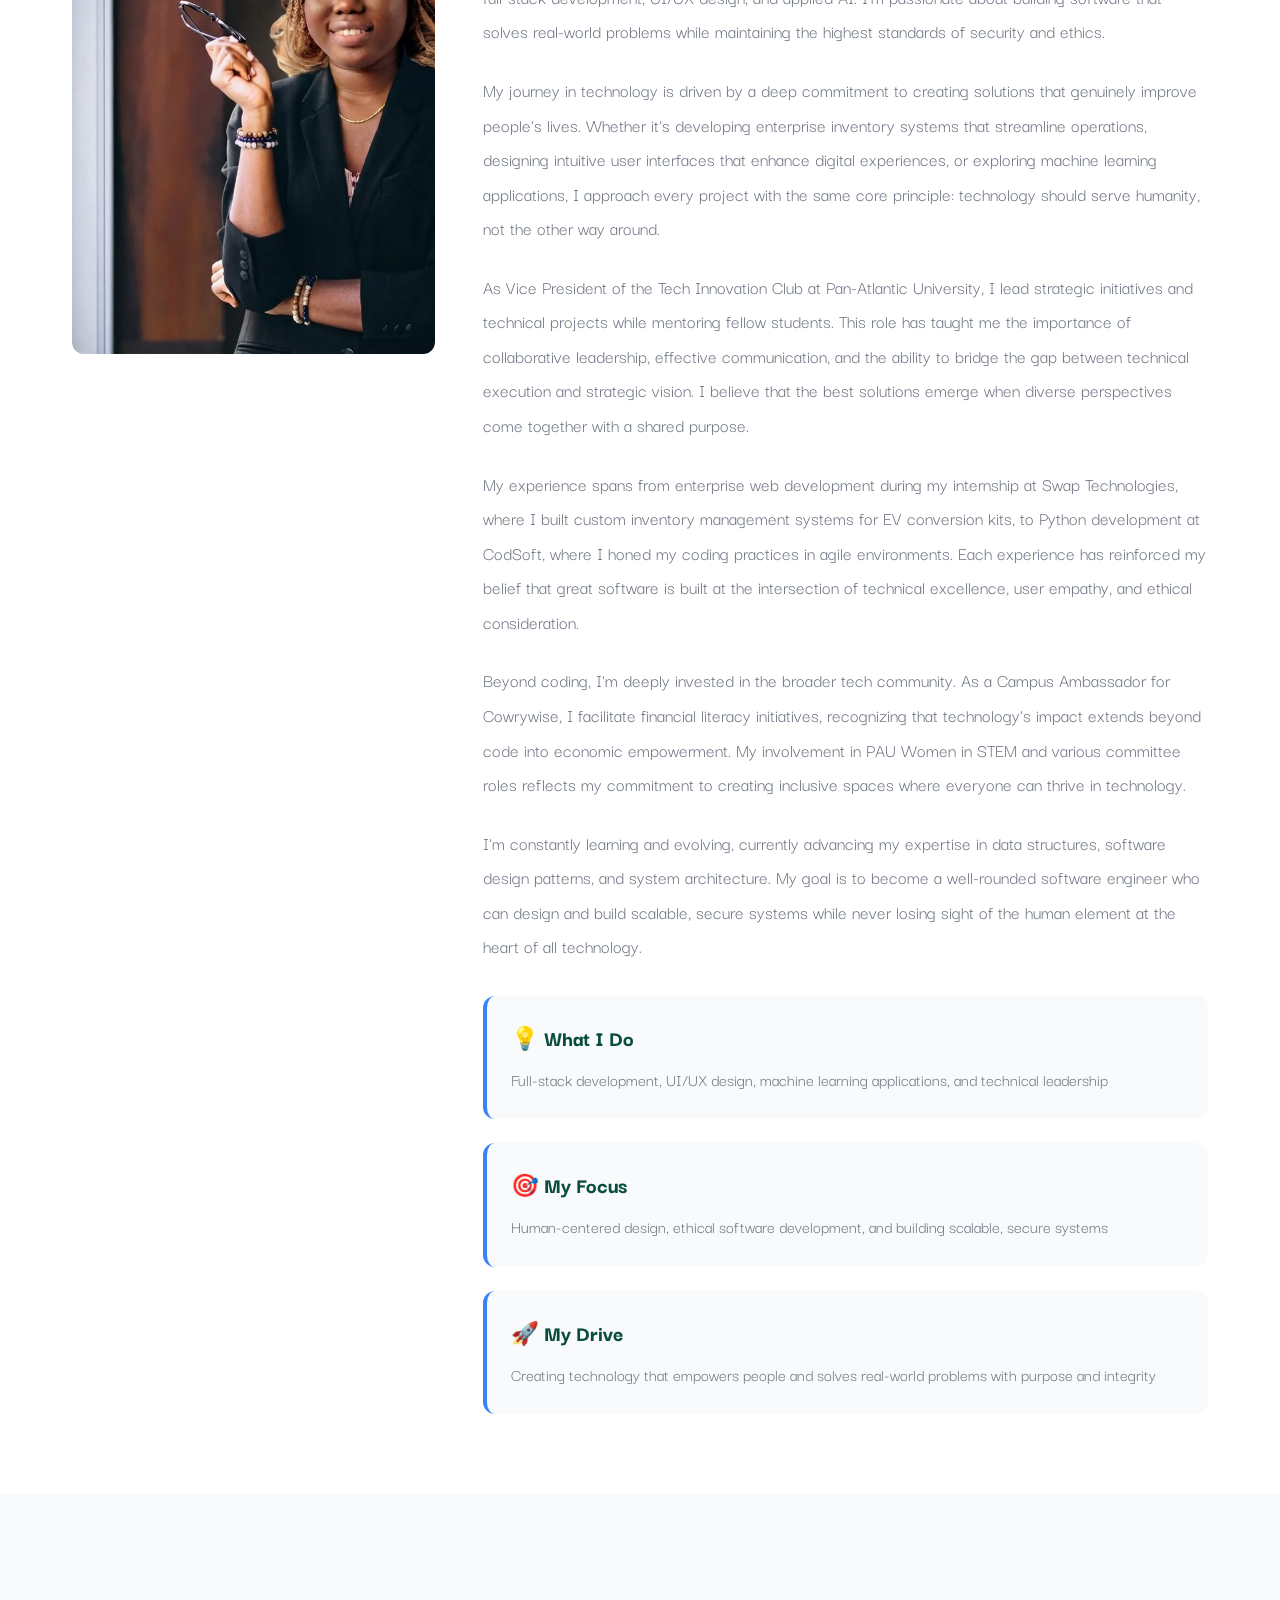
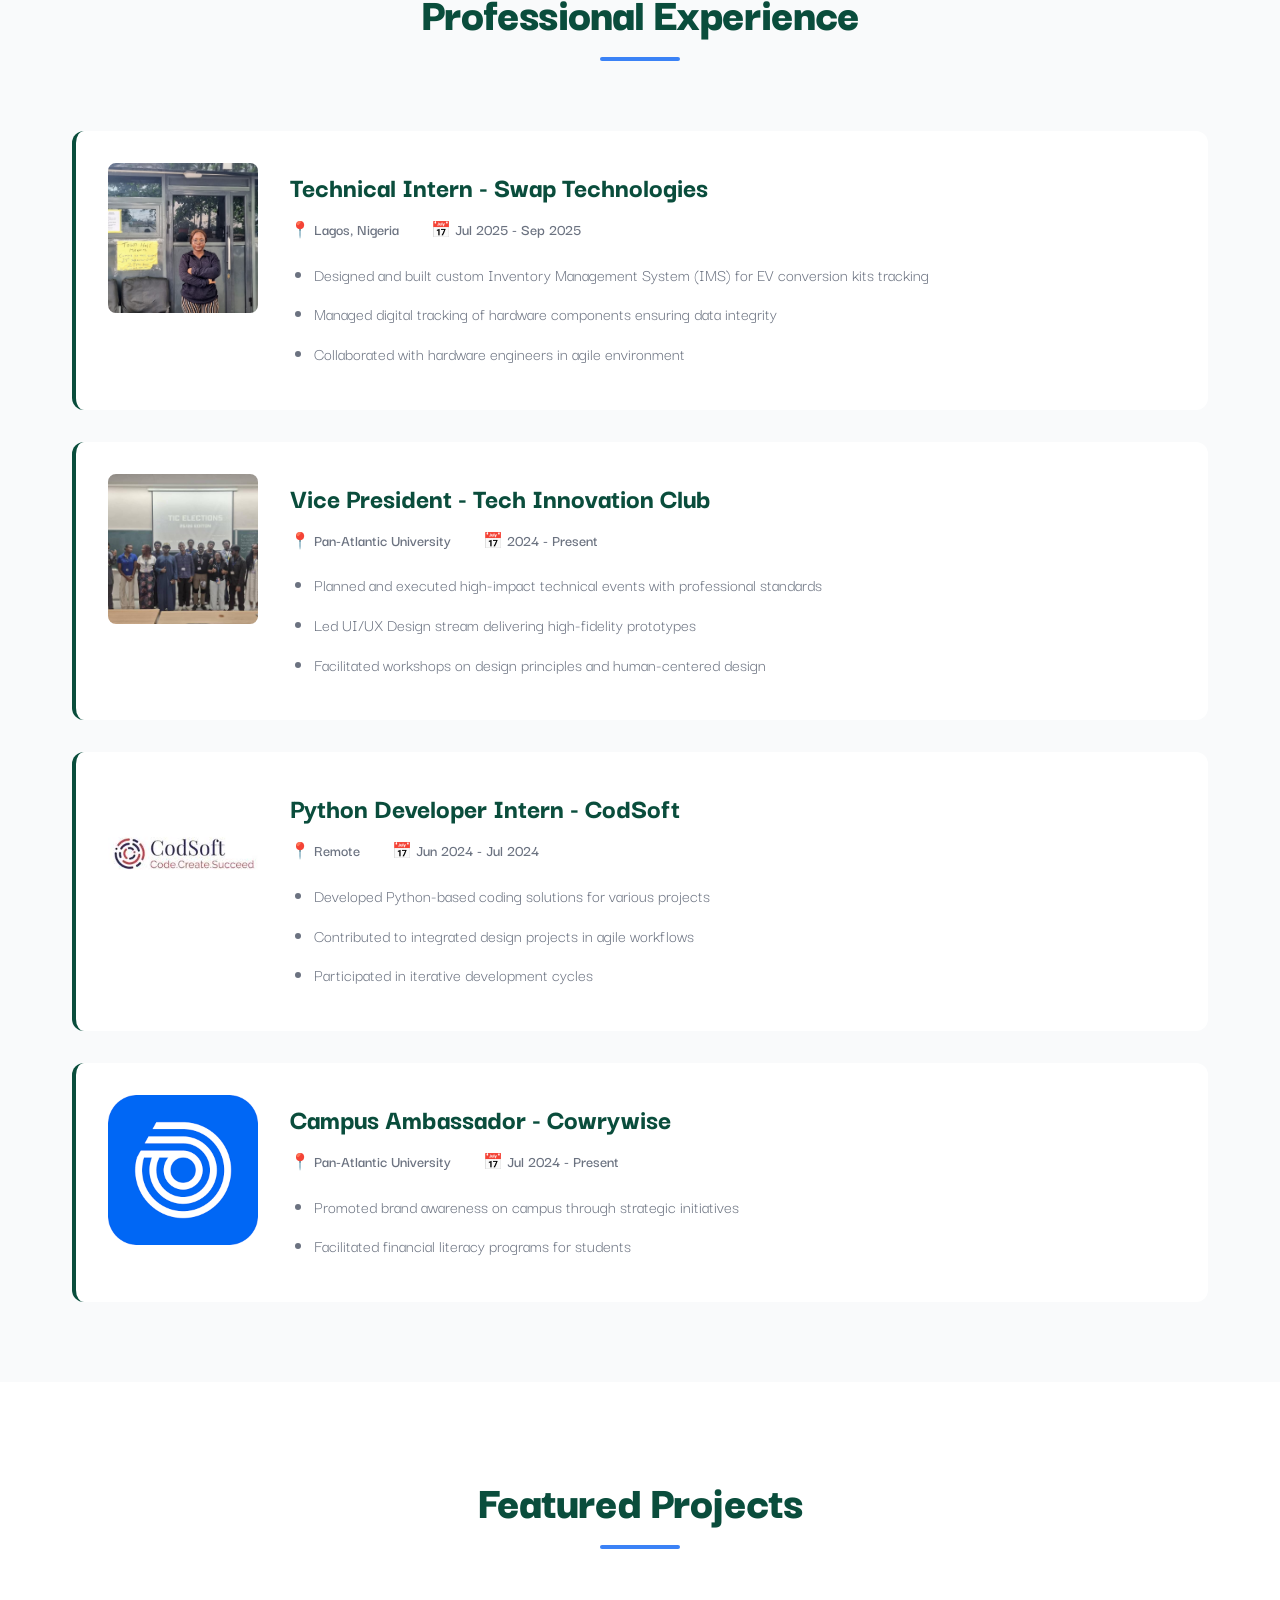
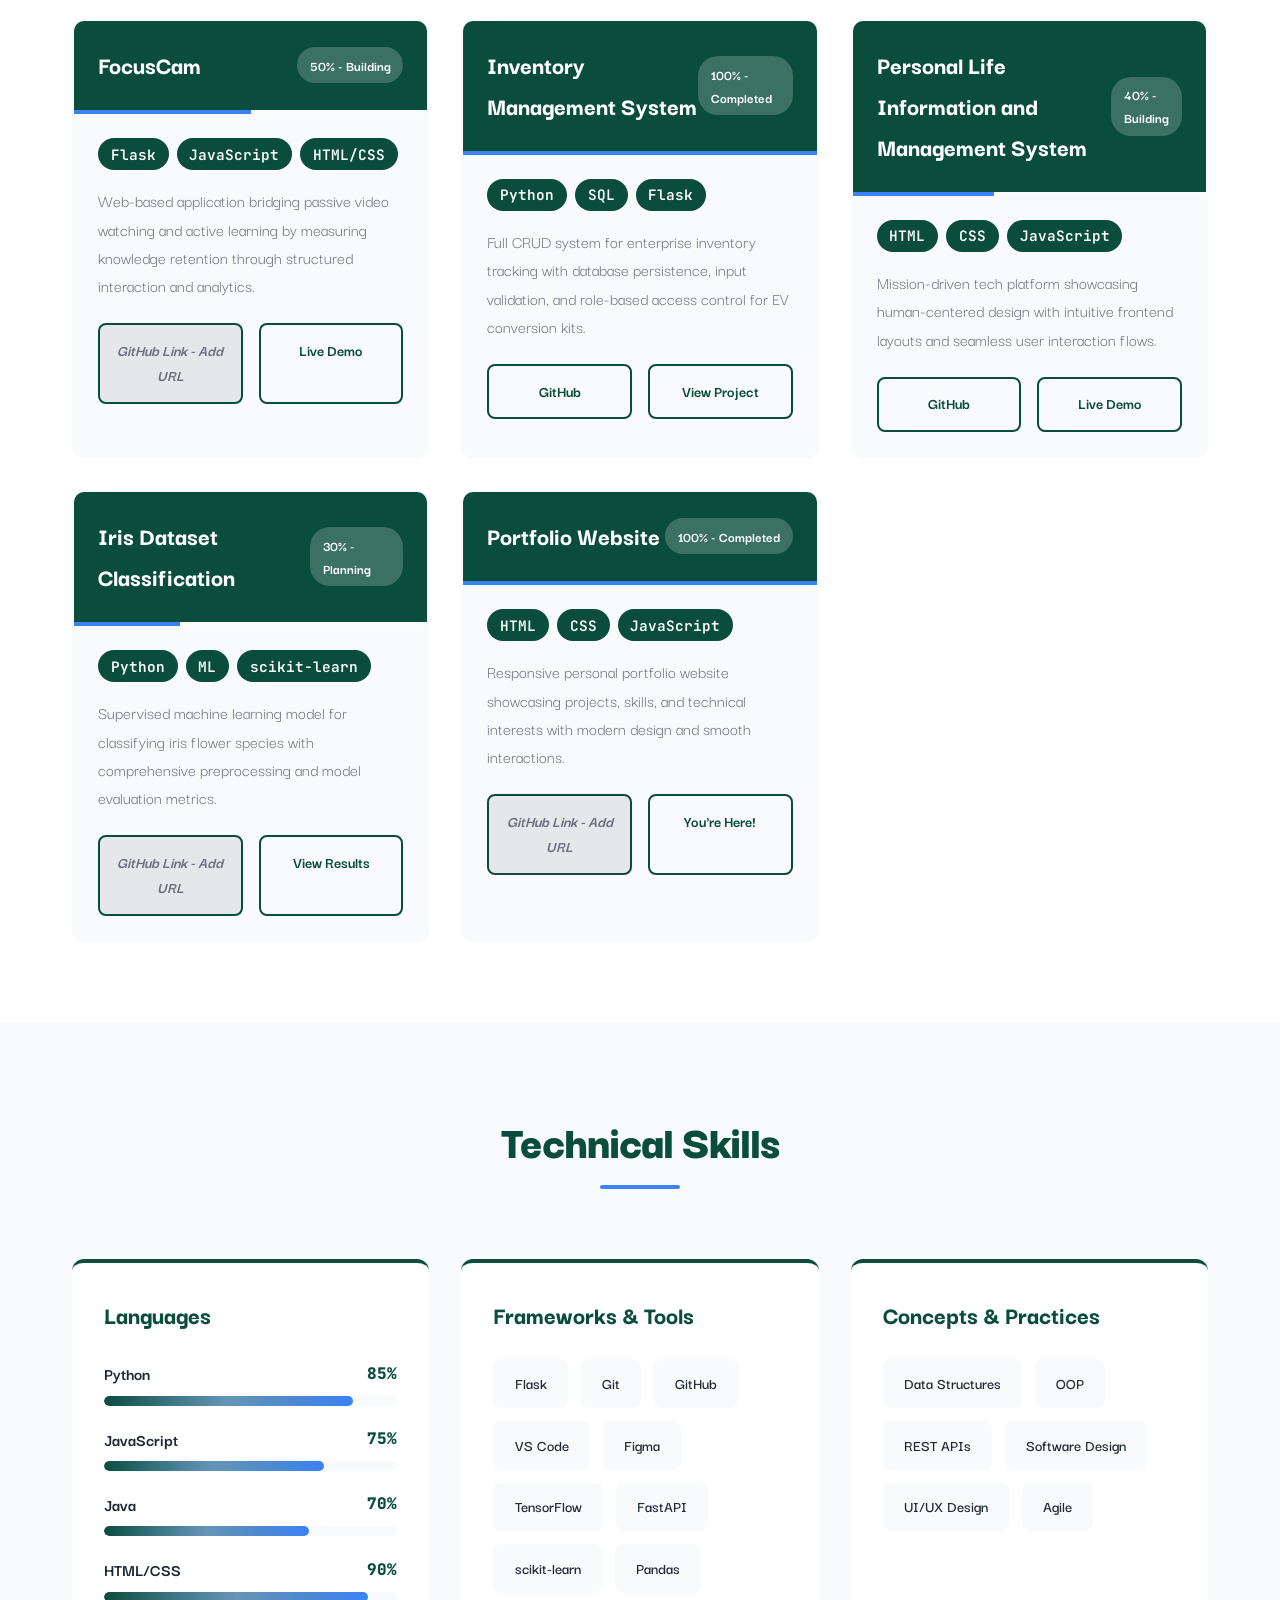
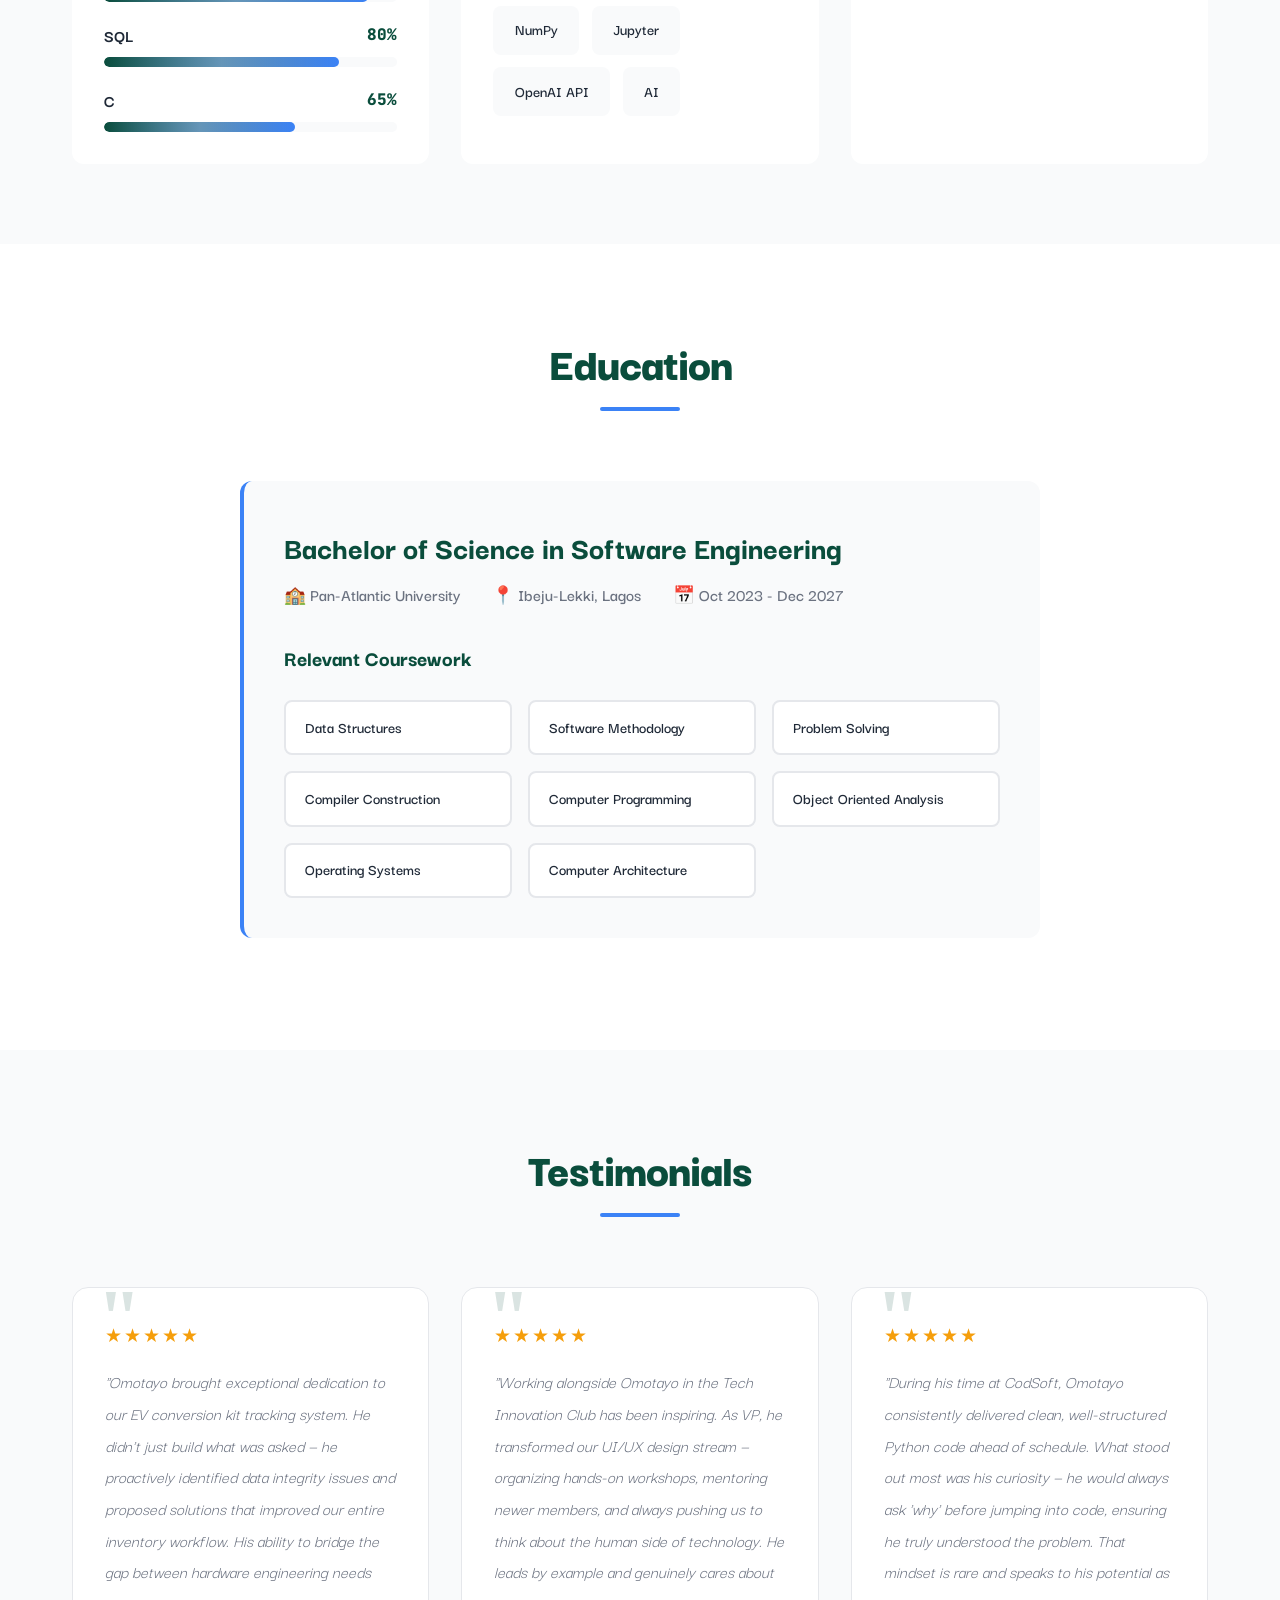
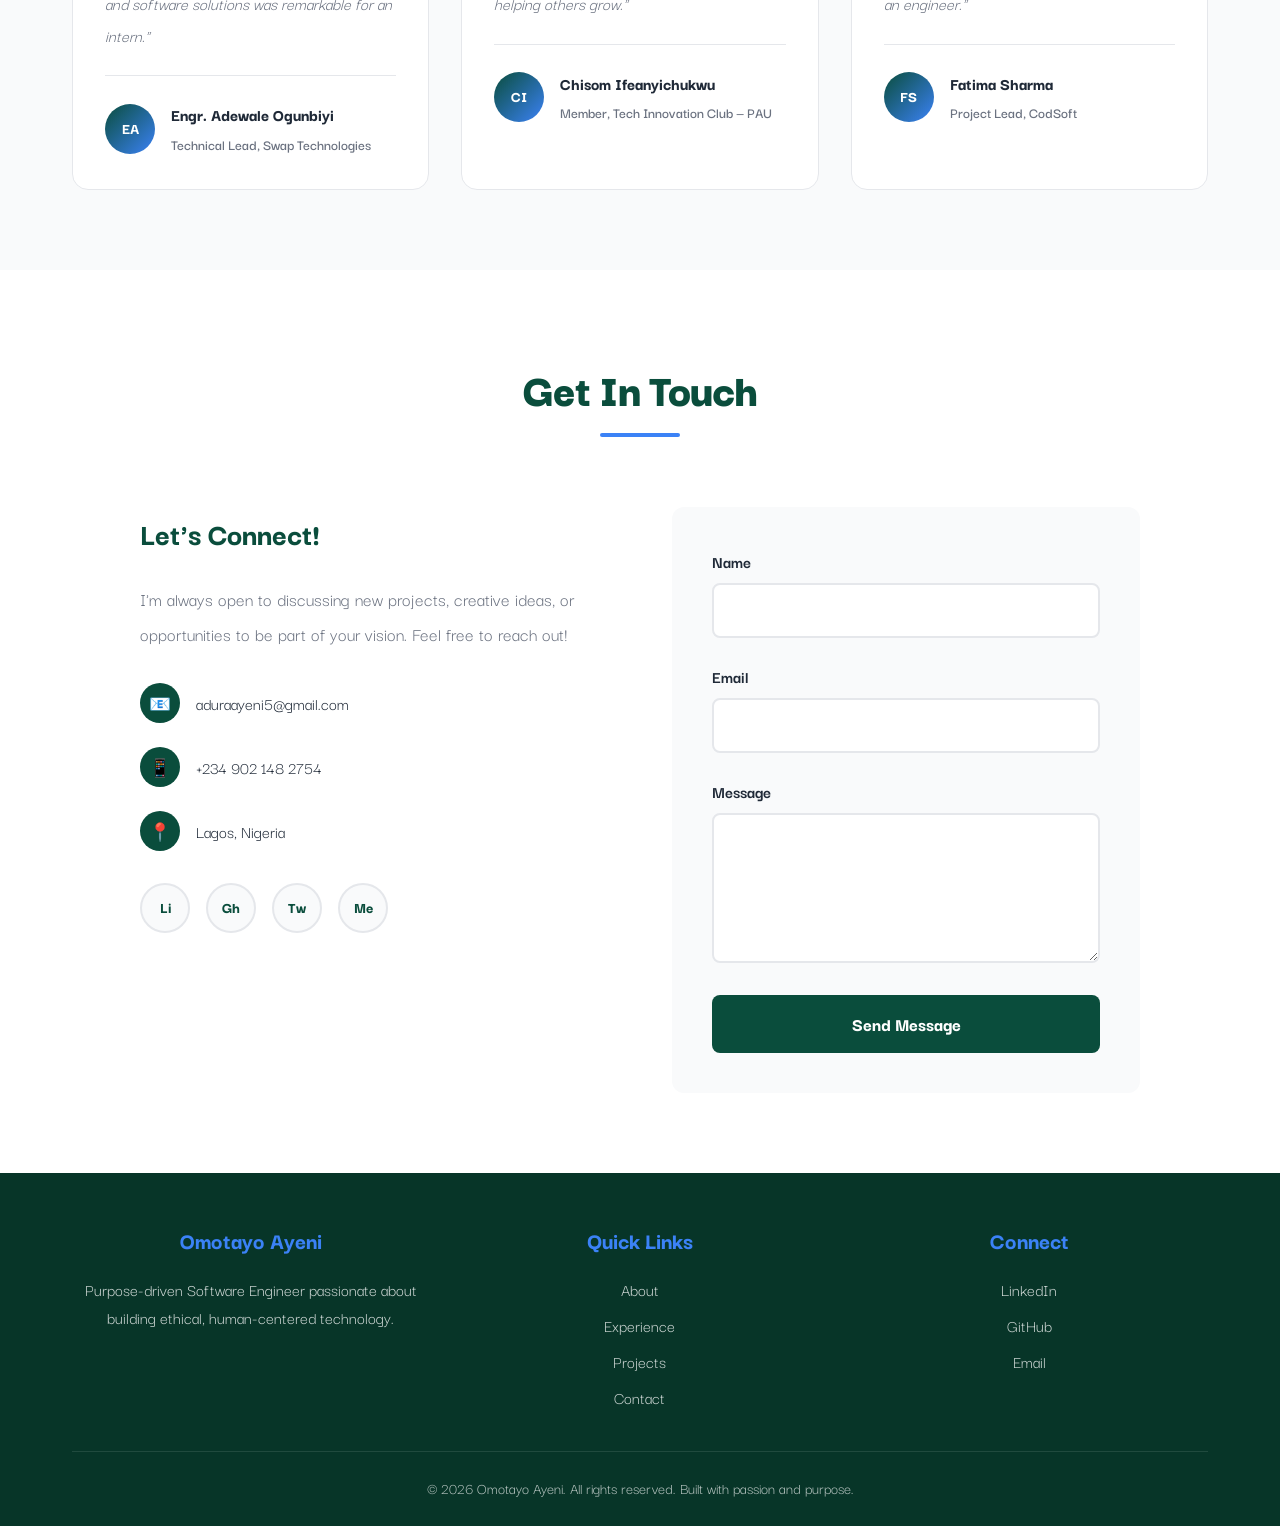
<file: portfolio-new.html>
<!DOCTYPE html>
<html lang="en">

<head>
    <meta charset="UTF-8">
    <meta name="viewport" content="width=device-width, initial-scale=1.0">
    <title>Omotayo Ayeni - Software Engineer</title>
    <link rel="icon" type="image/svg+xml" href="favicon.svg">
    <link rel="preconnect" href="https://fonts.googleapis.com">
    <link rel="preconnect" href="https://fonts.gstatic.com" crossorigin>
    <link
        href="https://fonts.googleapis.com/css2?family=Darker+Grotesque:wght@300;400;500;600;700;800;900&family=JetBrains+Mono:wght@400;500;600&display=swap"
        rel="stylesheet">
    <link rel="stylesheet" href="Style.css">
    <script src="Script.js"></script>
</head>

<body>
    <!-- Navigation -->
    <nav id="navbar">
        <div class="container">
            <div class="logo">OMO-ZEE</div>
            <div class="nav-center">
                <ul class="nav-links" id="navLinks">
                    <li><a href="#home">Home</a></li>
                    <li><a href="#about">About</a></li>
                    <li><a href="#experience">Experience</a></li>
                    <li><a href="#projects">Projects</a></li>
                    <li><a href="#skills">Skills</a></li>
                    <li><a href="#education">Education</a></li>
                    <li><a href="article-template.html">Articles</a></li>
                    <li><a href="#testimonials">Testimonials</a></li>
                    <li><a href="#contact">Contact</a></li>
                </ul>
                <button class="theme-toggle-btn" id="themeToggle" aria-label="Toggle dark mode">
                    <span class="theme-icon">🌙</span>
                </button>
                <button class="mobile-menu-btn" id="mobileMenuBtn">☰</button>
            </div>
        </div>
    </nav>

    <!-- Hero Section -->
    <section class="hero" id="home">
        <div class="container">
            <div class="hero-content">
                <div class="hero-text">
                    <h1>Hi, I'm <span class="highlight">Omotayo Ayeni</span></h1>
                    <p>Purpose-driven Software Engineer building human-centered, secure, and ethical software systems.
                    </p>
                    <div class="hero-buttons">
                        <a href="#contact" class="btn btn-primary">Get In Touch</a>
                        <a href="#" id="downloadResume" class="btn btn-secondary">Download Resume</a>
                    </div>
                </div>
                <div class="hero-image">
                    <div class="profile-image">
                        <img src="my professional picture.jpg" alt="my professional picture">
                    </div>
                </div>
            </div>
        </div>
    </section>

    <!-- About Section -->
    <section id="about">
        <div class="container">
            <h2 class="section-title">About Me</h2>

            <!-- Prominent Stats Section -->
            <div class="stats-hero">
                <div class="stat-item-hero">
                    <span class="stat-number">5+</span>
                    <span class="stat-label">Projects</span>
                </div>
                <div class="stat-item-hero">
                    <span class="stat-number">3+</span>
                    <span class="stat-label">Internships</span>
                </div>
                <div class="stat-item-hero">
                    <span class="stat-number">4+</span>
                    <span class="stat-label">Leadership Roles</span>
                </div>
            </div>

            <div class="about-content">
                <div class="about-image">
                    <img src="my professional picture.jpg" alt="my professional picture">
                </div>
                <div class="about-text">
                    <h3>Software Engineering Student & Tech Leader</h3>
                    <p>I'm a Computer Software Engineering student at Pan-Atlantic University with hands-on experience
                        in full-stack development, UI/UX design, and applied AI. I'm passionate about building software
                        that solves real-world problems while maintaining the highest standards of security and ethics.
                    </p>

                    <p>My journey in technology is driven by a deep commitment to creating solutions that genuinely
                        improve people's lives. Whether it's developing enterprise inventory systems that streamline
                        operations, designing intuitive user interfaces that enhance digital experiences, or exploring
                        machine learning applications, I approach every project with the same core principle: technology
                        should serve humanity, not the other way around.</p>

                    <p>As Vice President of the Tech Innovation Club at Pan-Atlantic University, I lead strategic
                        initiatives and technical projects while mentoring fellow students. This role has taught me the
                        importance of collaborative leadership, effective communication, and the ability to bridge the
                        gap between technical execution and strategic vision. I believe that the best solutions emerge
                        when diverse perspectives come together with a shared purpose.</p>

                    <p>My experience spans from enterprise web development during my internship at Swap Technologies,
                        where I built custom inventory management systems for EV conversion kits, to Python development
                        at CodSoft, where I honed my coding practices in agile environments. Each experience has
                        reinforced my belief that great software is built at the intersection of technical excellence,
                        user empathy, and ethical consideration.</p>

                    <p>Beyond coding, I'm deeply invested in the broader tech community. As a Campus Ambassador for
                        Cowrywise, I facilitate financial literacy initiatives, recognizing that technology's impact
                        extends beyond code into economic empowerment. My involvement in PAU Women in STEM and various
                        committee roles reflects my commitment to creating inclusive spaces where everyone can thrive in
                        technology.</p>

                    <p>I'm constantly learning and evolving, currently advancing my expertise in data structures,
                        software design patterns, and system architecture. My goal is to become a well-rounded software
                        engineer who can design and build scalable, secure systems while never losing sight of the human
                        element at the heart of all technology.</p>

                    <div class="about-highlights">
                        <div class="highlight-item">
                            <h4>💡 What I Do</h4>
                            <p>Full-stack development, UI/UX design, machine learning applications, and technical
                                leadership</p>
                        </div>
                        <div class="highlight-item">
                            <h4>🎯 My Focus</h4>
                            <p>Human-centered design, ethical software development, and building scalable, secure
                                systems</p>
                        </div>
                        <div class="highlight-item">
                            <h4>🚀 My Drive</h4>
                            <p>Creating technology that empowers people and solves real-world problems with purpose and
                                integrity</p>
                        </div>
                    </div>
                </div>
            </div>
        </div>
    </section>

    <!-- Experience Section -->
    <section id="experience">
        <div class="container">
            <h2 class="section-title">Professional Experience</h2>
            <div class="experience-grid">
                <div class="experience-item fade-in">
                    <div class="experience-image">
                        <img src="SWAP.jpeg" alt="Swap Technologies logo">
                    </div>
                    <div class="experience-content">
                        <h3>Technical Intern - Swap Technologies</h3>
                        <div class="experience-meta">
                            <span>📍 Lagos, Nigeria</span>
                            <span>📅 Jul 2025 - Sep 2025</span>
                        </div>
                        <div class="experience-description">
                            <ul>
                                <li>Designed and built custom Inventory Management System (IMS) for EV conversion kits
                                    tracking</li>
                                <li>Managed digital tracking of hardware components ensuring data integrity</li>
                                <li>Collaborated with hardware engineers in agile environment</li>
                            </ul>
                        </div>
                    </div>
                </div>

                <div class="experience-item fade-in">
                    <div class="experience-image">
                        <img src="Tech Innovation Club.jpeg" alt="Tech Innovation Club">
                    </div>
                    <div class="experience-content">
                        <h3>Vice President - Tech Innovation Club</h3>
                        <div class="experience-meta">
                            <span>📍 Pan-Atlantic University</span>
                            <span>📅 2024 - Present</span>
                        </div>
                        <div class="experience-description">
                            <ul>
                                <li>Planned and executed high-impact technical events with professional standards</li>
                                <li>Led UI/UX Design stream delivering high-fidelity prototypes</li>
                                <li>Facilitated workshops on design principles and human-centered design</li>
                            </ul>
                        </div>
                    </div>
                </div>

                <div class="experience-item fade-in">
                    <div class="experience-image">
                        <img src="codsoft logo.jpeg" alt="CodSoft logo">
                    </div>
                    <div class="experience-content">
                        <h3>Python Developer Intern - CodSoft</h3>
                        <div class="experience-meta">
                            <span>📍 Remote</span>
                            <span>📅 Jun 2024 - Jul 2024</span>
                        </div>
                        <div class="experience-description">
                            <ul>
                                <li>Developed Python-based coding solutions for various projects</li>
                                <li>Contributed to integrated design projects in agile workflows</li>
                                <li>Participated in iterative development cycles</li>
                            </ul>
                        </div>
                    </div>
                </div>

                <div class="experience-item fade-in">
                    <div class="experience-image">
                        <img src="cowerywise logo.png" alt="Cowrywise logo">
                    </div>
                    <div class="experience-content">
                        <h3>Campus Ambassador - Cowrywise</h3>
                        <div class="experience-meta">
                            <span>📍 Pan-Atlantic University</span>
                            <span>📅 Jul 2024 - Present</span>
                        </div>
                        <div class="experience-description">
                            <ul>
                                <li>Promoted brand awareness on campus through strategic initiatives</li>
                                <li>Facilitated financial literacy programs for students</li>
                            </ul>
                        </div>
                    </div>
                </div>
            </div>
        </div>
    </section>

    <!-- Projects Section -->
    <section id="projects">
        <div class="container">
            <h2 class="section-title">Featured Projects</h2>
            <div class="projects-grid">
                <!-- Project 1 -->
                <div class="project-card fade-in">
                    <div class="project-header">
                        <h3 class="project-title">FocusCam</h3>
                        <span class="project-progress">50% - Building</span>
                    </div>
                    <div class="progress-bar-container">
                        <div class="progress-bar" style="width: 50%;"></div>
                    </div>
                    <div class="project-body">
                        <div class="project-tech">
                            <span class="tech-tag">Flask</span>
                            <span class="tech-tag">JavaScript</span>
                            <span class="tech-tag">HTML/CSS</span>
                        </div>
                        <p class="project-description">Web-based application bridging passive video watching and active
                            learning by measuring knowledge retention through structured interaction and analytics.</p>
                        <div class="project-links">
                            <a href="#" class="project-link github-placeholder">GitHub Link - Add URL</a>
                            <a href="#" class="project-link">Live Demo</a>
                        </div>
                    </div>
                </div>

                <!-- Project 2 -->
                <div class="project-card fade-in">
                    <div class="project-header">
                        <h3 class="project-title">Inventory Management System</h3>
                        <span class="project-progress">100% - Completed</span>
                    </div>
                    <div class="progress-bar-container">
                        <div class="progress-bar" style="width: 100%;"></div>
                    </div>
                    <div class="project-body">
                        <div class="project-tech">
                            <span class="tech-tag">Python</span>
                            <span class="tech-tag">SQL</span>
                            <span class="tech-tag">Flask</span>
                        </div>
                        <p class="project-description">Full CRUD system for enterprise inventory tracking with database
                            persistence, input validation, and role-based access control for EV conversion kits.</p>
                        <div class="project-links">
                            <a href="https://github.com/ade-jokes/Inventory_app" target="_blank"
                                class="project-link">GitHub</a>
                            <a href="#" class="project-link">View Project</a>
                        </div>
                    </div>
                </div>

                <!-- Project 3 -->
                <div class="project-card fade-in">
                    <div class="project-header">
                        <h3 class="project-title">Personal Life Information and Management System</h3>
                        <span class="project-progress">40% - Building</span>
                    </div>
                    <div class="progress-bar-container">
                        <div class="progress-bar" style="width: 40%;"></div>
                    </div>
                    <div class="project-body">
                        <div class="project-tech">
                            <span class="tech-tag">HTML</span>
                            <span class="tech-tag">CSS</span>
                            <span class="tech-tag">JavaScript</span>
                        </div>
                        <p class="project-description">Mission-driven tech platform showcasing human-centered design
                            with intuitive frontend layouts and seamless user interaction flows.</p>
                        <div class="project-links">
                            <a href="https://github.com/ade-jokes/omo-life-hub" target="_blank"
                                class="project-link">GitHub</a>
                            <a href="#" class="project-link">Live Demo</a>
                        </div>
                    </div>
                </div>

                <!-- Project 4 -->
                <div class="project-card fade-in">
                    <div class="project-header">
                        <h3 class="project-title">Iris Dataset Classification</h3>
                        <span class="project-progress">30% - Planning</span>
                    </div>
                    <div class="progress-bar-container">
                        <div class="progress-bar" style="width: 30%;"></div>
                    </div>
                    <div class="project-body">
                        <div class="project-tech">
                            <span class="tech-tag">Python</span>
                            <span class="tech-tag">ML</span>
                            <span class="tech-tag">scikit-learn</span>
                        </div>
                        <p class="project-description">Supervised machine learning model for classifying iris flower
                            species with comprehensive preprocessing and model evaluation metrics.</p>
                        <div class="project-links">
                            <a href="#" class="project-link github-placeholder">GitHub Link - Add URL</a>
                            <a href="#" class="project-link">View Results</a>
                        </div>
                    </div>
                </div>

                <!-- Project 5 -->
                <div class="project-card fade-in">
                    <div class="project-header">
                        <h3 class="project-title">Portfolio Website</h3>
                        <span class="project-progress">100% - Completed</span>
                    </div>
                    <div class="progress-bar-container">
                        <div class="progress-bar" style="width: 100%;"></div>
                    </div>
                    <div class="project-body">
                        <div class="project-tech">
                            <span class="tech-tag">HTML</span>
                            <span class="tech-tag">CSS</span>
                            <span class="tech-tag">JavaScript</span>
                        </div>
                        <p class="project-description">Responsive personal portfolio website showcasing projects,
                            skills, and technical interests with modern design and smooth interactions.</p>
                        <div class="project-links">
                            <a href="#" class="project-link github-placeholder">GitHub Link - Add URL</a>
                            <a href="#" class="project-link">You're Here!</a>
                        </div>
                    </div>
                </div>
            </div>
        </div>
    </section>

    <!-- Skills Section -->
    <section id="skills">
        <div class="container">
            <h2 class="section-title">Technical Skills</h2>
            <div class="skills-container">
                <div class="skill-category fade-in">
                    <h3>Languages</h3>
                    <div class="skill-list-progress">
                        <div class="skill-progress-item">
                            <div class="skill-progress-header">
                                <span class="skill-name">Python</span>
                                <span class="skill-percentage">85%</span>
                            </div>
                            <div class="skill-progress-bar">
                                <div class="skill-progress-fill" style="width: 85%;"></div>
                            </div>
                        </div>
                        <div class="skill-progress-item">
                            <div class="skill-progress-header">
                                <span class="skill-name">JavaScript</span>
                                <span class="skill-percentage">75%</span>
                            </div>
                            <div class="skill-progress-bar">
                                <div class="skill-progress-fill" style="width: 75%;"></div>
                            </div>
                        </div>
                        <div class="skill-progress-item">
                            <div class="skill-progress-header">
                                <span class="skill-name">Java</span>
                                <span class="skill-percentage">70%</span>
                            </div>
                            <div class="skill-progress-bar">
                                <div class="skill-progress-fill" style="width: 70%;"></div>
                            </div>
                        </div>
                        <div class="skill-progress-item">
                            <div class="skill-progress-header">
                                <span class="skill-name">HTML/CSS</span>
                                <span class="skill-percentage">90%</span>
                            </div>
                            <div class="skill-progress-bar">
                                <div class="skill-progress-fill" style="width: 90%;"></div>
                            </div>
                        </div>
                        <div class="skill-progress-item">
                            <div class="skill-progress-header">
                                <span class="skill-name">SQL</span>
                                <span class="skill-percentage">80%</span>
                            </div>
                            <div class="skill-progress-bar">
                                <div class="skill-progress-fill" style="width: 80%;"></div>
                            </div>
                        </div>
                        <div class="skill-progress-item">
                            <div class="skill-progress-header">
                                <span class="skill-name">C</span>
                                <span class="skill-percentage">65%</span>
                            </div>
                            <div class="skill-progress-bar">
                                <div class="skill-progress-fill" style="width: 65%;"></div>
                            </div>
                        </div>
                    </div>
                </div>
                <div class="skill-category fade-in">
                    <h3>Frameworks & Tools</h3>
                    <div class="skill-list">
                        <span class="skill-item">Flask</span>
                        <span class="skill-item">Git</span>
                        <span class="skill-item">GitHub</span>
                        <span class="skill-item">VS Code</span>
                        <span class="skill-item">Figma</span>
                        <span class="skill-item">TensorFlow</span>
                        <span class="skill-item">FastAPI</span>
                        <span class="skill-item">scikit-learn</span>
                        <span class="skill-item">Pandas</span>
                        <span class="skill-item">NumPy</span>
                        <span class="skill-item">Jupyter</span>
                        <span class="skill-item">OpenAI API</span>
                        <span class="skill-item">AI</span>
                    </div>
                </div>
                <div class="skill-category fade-in">
                    <h3>Concepts & Practices</h3>
                    <div class="skill-list">
                        <span class="skill-item">Data Structures</span>
                        <span class="skill-item">OOP</span>
                        <span class="skill-item">REST APIs</span>
                        <span class="skill-item">Software Design</span>
                        <span class="skill-item">UI/UX Design</span>
                        <span class="skill-item">Agile</span>
                    </div>
                </div>
            </div>
        </div>
    </section>

    <!-- Education Section -->
    <section id="education">
        <div class="container">
            <h2 class="section-title">Education</h2>
            <div class="education-card fade-in">
                <div class="education-header">
                    <h3>Bachelor of Science in Software Engineering</h3>
                    <div class="education-meta">
                        <span>🏫 Pan-Atlantic University</span>
                        <span>📍 Ibeju-Lekki, Lagos</span>
                        <span>📅 Oct 2023 - Dec 2027</span>
                    </div>
                </div>
                <h4 style="font-size: 1.4rem; font-weight: 800; color: var(--primary); margin-bottom: 1rem;">Relevant
                    Coursework</h4>
                <div class="coursework">
                    <div class="coursework-item">Data Structures</div>
                    <div class="coursework-item">Software Methodology</div>
                    <div class="coursework-item">Problem Solving</div>
                    <div class="coursework-item">Compiler Construction</div>
                    <div class="coursework-item">Computer Programming</div>
                    <div class="coursework-item">Object Oriented Analysis</div>
                    <div class="coursework-item">Operating Systems</div>
                    <div class="coursework-item">Computer Architecture</div>
                </div>
            </div>
        </div>
    </section>

    <!-- Testimonials Section -->
    <section id="testimonials">
        <div class="container">
            <h2 class="section-title">Testimonials</h2>
            <div class="testimonials-container">
                <div class="testimonial-card fade-in">
                    <div class="testimonial-stars">★★★★★</div>
                    <p class="testimonial-quote">"Omotayo brought exceptional dedication to our EV conversion kit tracking system. He didn't just build what was asked — he proactively identified data integrity issues and proposed solutions that improved our entire inventory workflow. His ability to bridge the gap between hardware engineering needs and software solutions was remarkable for an intern."</p>
                    <div class="testimonial-author">
                        <div class="testimonial-avatar">EA</div>
                        <div class="testimonial-info">
                            <h4>Engr. Adewale Ogunbiyi</h4>
                            <span>Technical Lead, Swap Technologies</span>
                        </div>
                    </div>
                </div>
                <div class="testimonial-card fade-in">
                    <div class="testimonial-stars">★★★★★</div>
                    <p class="testimonial-quote">"Working alongside Omotayo in the Tech Innovation Club has been inspiring. As VP, he transformed our UI/UX design stream — organizing hands-on workshops, mentoring newer members, and always pushing us to think about the human side of technology. He leads by example and genuinely cares about helping others grow."</p>
                    <div class="testimonial-author">
                        <div class="testimonial-avatar">CI</div>
                        <div class="testimonial-info">
                            <h4>Chisom Ifeanyichukwu</h4>
                            <span>Member, Tech Innovation Club — PAU</span>
                        </div>
                    </div>
                </div>
                <div class="testimonial-card fade-in">
                    <div class="testimonial-stars">★★★★★</div>
                    <p class="testimonial-quote">"During his time at CodSoft, Omotayo consistently delivered clean, well-structured Python code ahead of schedule. What stood out most was his curiosity — he would always ask 'why' before jumping into code, ensuring he truly understood the problem. That mindset is rare and speaks to his potential as an engineer."</p>
                    <div class="testimonial-author">
                        <div class="testimonial-avatar">FS</div>
                        <div class="testimonial-info">
                            <h4>Fatima Sharma</h4>
                            <span>Project Lead, CodSoft</span>
                        </div>
                    </div>
                </div>
            </div>
        </div>
    </section>

    <!-- Contact Section -->
    <section id="contact">
        <div class="container">
            <h2 class="section-title">Get In Touch</h2>
            <div class="contact-content">
                <div class="contact-info fade-in">
                    <h3>Let's Connect!</h3>
                    <p>I'm always open to discussing new projects, creative ideas, or opportunities to be part of your
                        vision. Feel free to reach out!</p>
                    <div class="contact-details">
                        <div class="contact-item">
                            <div class="contact-item-icon">📧</div>
                            <span>aduraayeni5@gmail.com</span>
                        </div>
                        <div class="contact-item">
                            <div class="contact-item-icon">📱</div>
                            <span>+234 902 148 2754</span>
                        </div>
                        <div class="contact-item">
                            <div class="contact-item-icon">📍</div>
                            <span>Lagos, Nigeria</span>
                        </div>
                    </div>
                    <div class="social-links">
                        <a href="https://www.linkedin.com/in/omotayo-ayeni-803a30294/" target="_blank"
                            class="social-link" title="LinkedIn">Li</a>
                        <a href="https://github.com/ade-jokes" target="_blank" class="social-link" title="GitHub">Gh</a>
                        <a href="#" class="social-link" title="Twitter - Add URL">Tw</a>
                        <a href="#" class="social-link" title="Medium - Add URL">Me</a>
                    </div>
                </div>
                <div class="contact-form fade-in">
                    <form id="contactForm">
                        <div class="form-group">
                            <label for="name">Name</label>
                            <input type="text" id="name" name="name" required>
                        </div>
                        <div class="form-group">
                            <label for="email">Email</label>
                            <input type="email" id="email" name="email" required>
                        </div>
                        <div class="form-group">
                            <label for="message">Message</label>
                            <textarea id="message" name="message" required></textarea>
                        </div>
                        <button type="submit" class="submit-btn">Send Message</button>
                        <div class="form-message" id="formMessage"></div>
                    </form>
                </div>
            </div>
        </div>
    </section>

    <!-- Footer -->
    <footer>
        <div class="container">
            <div class="footer-content">
                <div class="footer-section">
                    <h3>Omotayo Ayeni</h3>
                    <p style="color: rgba(255, 255, 255, 0.8); font-size: 1.1rem;">Purpose-driven Software Engineer
                        passionate about building ethical, human-centered technology.</p>
                </div>
                <div class="footer-section">
                    <h3>Quick Links</h3>
                    <ul class="footer-links">
                        <li><a href="#about">About</a></li>
                        <li><a href="#experience">Experience</a></li>
                        <li><a href="#projects">Projects</a></li>
                        <li><a href="#contact">Contact</a></li>
                    </ul>
                </div>
                <div class="footer-section">
                    <h3>Connect</h3>
                    <ul class="footer-links">
                        <li><a href="https://www.linkedin.com/in/omotayo-ayeni-803a30294/" target="_blank">LinkedIn</a>
                        </li>
                        <li><a href="https://github.com/ade-jokes" target="_blank">GitHub</a></li>
                        <li><a href="mailto:aduraayeni5@gmail.com">Email</a></li>
                    </ul>
                </div>
            </div>
            <div class="footer-bottom">
                <p>&copy; 2026 Omotayo Ayeni. All rights reserved. Built with passion and purpose.</p>
            </div>
        </div>
    </footer>

    <!-- Scroll to Top Button -->
    <button class="scroll-top" id="scrollTop">↑</button>


</body>

</html>
</file>
<file: Style.css>
:root {
            --primary: #0A4D3C;
            --primary-light: #0D6B51;
            --primary-dark: #073528;
            --accent: #3B82F6;
            --accent-light: #60A5FA;
            --text-dark: #1F2937;
            --text-light: #6B7280;
            --bg-light: #F9FAFB;
            --bg-white: #FFFFFF;
            --border: #E5E7EB;
            --success: #10B981;
            --gradient-start: #0A4D3C;
            --gradient-end: #3B82F6;
        }

        /* Dark Mode Variables */
        body.dark-mode {
            --primary: #10B981;
            --primary-light: #34D399;
            --primary-dark: #059669;
            --accent: #60A5FA;
            --accent-light: #93C5FD;
            --text-dark: #F9FAFB;
            --text-light: #D1D5DB;
            --bg-light: #1F2937;
            --bg-white: #111827;
            --border: #374151;
            --gradient-start: #10B981;
            --gradient-end: #60A5FA;
        }

        * {
            margin: 0;
            padding: 0;
            box-sizing: border-box;
        }

        html {
            scroll-behavior: smooth;
        }

        body {
            font-family: 'Darker Grotesque', sans-serif;
            color: var(--text-dark);
            line-height: 1.6;
            overflow-x: hidden;
            background: var(--bg-light);
            transition: background-color 0.3s ease, color 0.3s ease;
        }

        .container {
            max-width: 1200px;
            margin: 0 auto;
            padding: 0 2rem;
        }

        /* Navigation */
        nav {
            position: fixed;
            top: 0;
            width: 100%;
            background: var(--bg-white);
            backdrop-filter: blur(10px);
            z-index: 1000;
            border-bottom: 1px solid var(--border);
            transition: all 0.3s ease;
        }

        nav.scrolled {
            box-shadow: 0 4px 6px -1px rgba(0, 0, 0, 0.1);
        }

        nav .container {
            display: flex;
            justify-content: space-between;
            align-items: center;
            padding: 1rem 2rem;
        }

        .logo {
            font-size: 1.5rem;
            font-weight: 800;
            color: var(--primary);
            letter-spacing: -0.5px;
        }

        .nav-center {
            display: flex;
            align-items: center;
            gap: 2rem;
        }

        .nav-links {
            display: flex;
            gap: 2rem;
            list-style: none;
        }

        .nav-links a {
            text-decoration: none;
            color: var(--text-dark);
            font-weight: 600;
            font-size: 1.1rem;
            position: relative;
            transition: color 0.3s ease;
        }

        .nav-links a:hover {
            color: var(--primary);
        }

        .nav-links a::after {
            content: '';
            position: absolute;
            bottom: -5px;
            left: 0;
            width: 0;
            height: 2px;
            background: var(--accent);
            transition: width 0.3s ease;
        }

        .nav-links a:hover::after {
            width: 100%;
        }

        /* Theme Toggle */
        .theme-toggle-btn {
            background: var(--bg-light);
            border: 2px solid var(--border);
            border-radius: 50%;
            width: 45px;
            height: 45px;
            display: flex;
            align-items: center;
            justify-content: center;
            cursor: pointer;
            transition: all 0.3s ease;
            font-size: 1.3rem;
        }

        .theme-toggle-btn:hover {
            background: var(--primary);
            transform: rotate(180deg) scale(1.1);
        }

        .theme-toggle-btn:hover .theme-icon {
            filter: brightness(0) invert(1);
        }

        .theme-icon {
            transition: all 0.3s ease;
        }

        .mobile-menu-btn {
            display: none;
            background: none;
            border: none;
            font-size: 1.5rem;
            cursor: pointer;
            color: var(--primary);
        }

        /* Hero Section */
        .hero {
            min-height: 100vh;
            display: flex;
            align-items: center;
            position: relative;
            overflow: hidden;
            background: linear-gradient(135deg, var(--bg-white) 0%, var(--bg-light) 100%);
            padding-top: 80px;
        }

        .hero::before {
            content: '';
            position: absolute;
            top: 0;
            right: 0;
            width: 600px;
            height: 600px;
            background: radial-gradient(circle, rgba(10, 77, 60, 0.1) 0%, transparent 70%);
            border-radius: 50%;
            animation: float 6s ease-in-out infinite;
        }

        @keyframes float {

            0%,
            100% {
                transform: translate(0, 0);
            }

            50% {
                transform: translate(-20px, 20px);
            }
        }

        .hero-content {
            display: grid;
            grid-template-columns: 1fr 1fr;
            gap: 4rem;
            align-items: center;
            position: relative;
            z-index: 1;
        }

        .hero-text h1 {
            font-size: 4rem;
            font-weight: 900;
            line-height: 1.1;
            margin-bottom: 1rem;
            color: var(--primary);
            letter-spacing: -2px;
            animation: slideInLeft 0.8s ease-out;
        }

        .hero-text .highlight {
            background: linear-gradient(135deg, var(--gradient-start), var(--gradient-end));
            -webkit-background-clip: text;
            -webkit-text-fill-color: transparent;
            background-clip: text;
        }

        .hero-text p {
            font-size: 1.4rem;
            color: var(--text-light);
            margin-bottom: 2rem;
            font-weight: 500;
            animation: slideInLeft 0.8s ease-out 0.2s backwards;
        }

        .hero-buttons {
            display: flex;
            gap: 1rem;
            animation: slideInLeft 0.8s ease-out 0.4s backwards;
        }

        .btn {
            padding: 0.9rem 2rem;
            border: none;
            border-radius: 8px;
            font-size: 1.1rem;
            font-weight: 700;
            cursor: pointer;
            transition: all 0.3s ease;
            text-decoration: none;
            display: inline-block;
            font-family: 'Darker Grotesque', sans-serif;
        }

        .btn-primary {
            background: var(--primary);
            color: white;
        }

        .btn-primary:hover {
            background: var(--primary-dark);
            transform: translateY(-2px);
            box-shadow: 0 10px 20px rgba(10, 77, 60, 0.2);
        }

        .btn-secondary {
            background: transparent;
            color: var(--primary);
            border: 2px solid var(--primary);
        }

        .btn-secondary:hover {
            background: var(--primary);
            color: white;
            transform: translateY(-2px);
        }

        .hero-image {
            position: relative;
            animation: slideInRight 0.8s ease-out;
        }

        .profile-image {
            width: 100%;
            max-width: 450px;
            height: 450px;
            border-radius: 20px;
            overflow: hidden;
            border: 4px solid var(--primary);
            box-shadow: 0 20px 40px rgba(0, 0, 0, 0.15);
            background: var(--border);
            display: flex;
            align-items: center;
            justify-content: center;
            transition: all 0.3s ease;
        }

        .profile-image img {
            width: 100%;
            height: 100%;
            object-fit: cover;
            display: block;
        }

        @keyframes slideInLeft {
            from {
                opacity: 0;
                transform: translateX(-50px);
            }

            to {
                opacity: 1;
                transform: translateX(0);
            }
        }

        @keyframes slideInRight {
            from {
                opacity: 0;
                transform: translateX(50px);
            }

            to {
                opacity: 1;
                transform: translateX(0);
            }
        }

        /* Section Styles */
        section {
            padding: 5rem 0;
            position: relative;
            transition: background-color 0.3s ease;
        }

        .section-title {
            font-size: 3rem;
            font-weight: 900;
            margin-bottom: 3rem;
            color: var(--primary);
            text-align: center;
            letter-spacing: -1px;
            position: relative;
            display: inline-block;
            width: 100%;
        }

        .section-title::after {
            content: '';
            position: absolute;
            bottom: -10px;
            left: 50%;
            transform: translateX(-50%);
            width: 80px;
            height: 4px;
            background: var(--accent);
            border-radius: 2px;
        }

        /* About Section */
        #about {
            background: var(--bg-white);
        }

        .stats-hero {
            display: grid;
            grid-template-columns: repeat(3, 1fr);
            gap: 2rem;
            margin: 3rem 0;
            padding: 3rem;
            background: linear-gradient(135deg, var(--primary) 0%, var(--primary-light) 100%);
            border-radius: 20px;
            box-shadow: 0 20px 60px rgba(10, 77, 60, 0.3);
        }

        .stat-item-hero {
            text-align: center;
            padding: 2rem;
            background: rgba(255, 255, 255, 0.1);
            border-radius: 15px;
            backdrop-filter: blur(10px);
            border: 2px solid rgba(255, 255, 255, 0.2);
            transition: all 0.3s ease;
        }

        .stat-item-hero:hover {
            transform: translateY(-10px) scale(1.05);
            background: rgba(255, 255, 255, 0.2);
            box-shadow: 0 15px 40px rgba(0, 0, 0, 0.2);
        }

        .stat-item-hero .stat-number {
            font-size: 4rem;
            font-weight: 900;
            color: white;
            display: block;
            line-height: 1;
            margin-bottom: 0.5rem;
            text-shadow: 2px 2px 10px rgba(0, 0, 0, 0.2);
        }

        .stat-item-hero .stat-label {
            font-size: 1.3rem;
            color: rgba(255, 255, 255, 0.95);
            font-weight: 700;
            text-transform: uppercase;
            letter-spacing: 1px;
        }

        .about-content {
            display: grid;
            grid-template-columns: 1fr 2fr;
            gap: 3rem;
            align-items: start;
            margin-top: 2rem;
        }

        .about-image {
            width: 100%;
            aspect-ratio: 3/4;
            border-radius: 12px;
            background: var(--border);
            overflow: hidden;
            position: sticky;
            top: 100px;
            transition: all 0.3s ease;
        }

        .about-image img {
            width: 100%;
            height: 100%;
            object-fit: cover;
            display: block;
        }

        .about-text h3 {
            font-size: 2rem;
            font-weight: 800;
            color: var(--primary);
            margin-bottom: 1.5rem;
        }

        .about-text p {
            font-size: 1.2rem;
            color: var(--text-light);
            margin-bottom: 1.5rem;
            line-height: 1.8;
        }

        .about-highlights {
            display: grid;
            grid-template-columns: 1fr;
            gap: 1.5rem;
            margin-top: 2rem;
        }

        .highlight-item {
            background: var(--bg-light);
            padding: 1.5rem;
            border-radius: 12px;
            border-left: 4px solid var(--accent);
            transition: all 0.3s ease;
        }

        .highlight-item:hover {
            transform: translateX(10px);
            box-shadow: 0 5px 20px rgba(0, 0, 0, 0.1);
        }

        .highlight-item h4 {
            font-size: 1.4rem;
            font-weight: 800;
            color: var(--primary);
            margin-bottom: 0.5rem;
        }

        .highlight-item p {
            font-size: 1.1rem;
            color: var(--text-light);
            margin: 0;
        }

        /* Experience Section */
        .experience-grid {
            display: grid;
            gap: 2rem;
            margin-top: 2rem;
        }

        .experience-item {
            background: var(--bg-white);
            padding: 2rem;
            border-radius: 12px;
            border-left: 4px solid var(--primary);
            transition: all 0.3s ease;
            display: grid;
            grid-template-columns: auto 1fr;
            gap: 2rem;
        }

        .experience-item:hover {
            transform: translateX(10px);
            box-shadow: 0 10px 30px rgba(0, 0, 0, 0.1);
        }

        .experience-image {
            width: 150px;
            height: 150px;
            border-radius: 8px;
            background: var(--border);
            overflow: hidden;
            flex-shrink: 0;
            transition: all 0.3s ease;
        }

        .experience-image img {
            width: 100%;
            height: 100%;
            object-fit: cover;
            display: block;
        }

        .experience-content h3 {
            font-size: 1.8rem;
            font-weight: 800;
            color: var(--primary);
            margin-bottom: 0.5rem;
        }

        .experience-meta {
            display: flex;
            gap: 2rem;
            margin-bottom: 1rem;
            font-weight: 600;
            color: var(--text-light);
        }

        .experience-meta span {
            display: flex;
            align-items: center;
            gap: 0.5rem;
        }

        .experience-description {
            color: var(--text-light);
            font-size: 1.1rem;
            line-height: 1.8;
        }

        .experience-description ul {
            margin-top: 1rem;
            padding-left: 1.5rem;
        }

        .experience-description li {
            margin-bottom: 0.5rem;
        }

        /* Projects Section */
        #projects {
            background: var(--bg-white);
        }

        .projects-grid {
            display: grid;
            grid-template-columns: repeat(auto-fit, minmax(350px, 1fr));
            gap: 2rem;
            margin-top: 2rem;
        }

        .project-card {
            background: var(--bg-light);
            border-radius: 12px;
            overflow: hidden;
            transition: all 0.3s ease;
            border: 2px solid transparent;
            position: relative;
        }

        .project-card:hover {
            transform: translateY(-10px);
            box-shadow: 0 20px 40px rgba(0, 0, 0, 0.15);
            border-color: var(--primary);
        }

        .project-header {
            background: var(--primary);
            padding: 1.5rem;
            display: flex;
            justify-content: space-between;
            align-items: center;
        }

        .project-title {
            font-size: 1.6rem;
            font-weight: 800;
            color: white;
        }

        .project-progress {
            background: rgba(255, 255, 255, 0.2);
            padding: 0.4rem 0.8rem;
            border-radius: 20px;
            color: white;
            font-weight: 700;
            font-size: 0.9rem;
        }

        .progress-bar-container {
            background: rgba(255, 255, 255, 0.2);
            height: 4px;
            width: 100%;
        }

        .progress-bar {
            background: var(--accent);
            height: 100%;
            transition: width 1s ease;
        }

        .project-body {
            padding: 1.5rem;
        }

        .project-tech {
            display: flex;
            flex-wrap: wrap;
            gap: 0.5rem;
            margin-bottom: 1rem;
        }

        .tech-tag {
            background: var(--primary);
            color: white;
            padding: 0.3rem 0.8rem;
            border-radius: 20px;
            font-size: 0.9rem;
            font-weight: 600;
            font-family: 'JetBrains Mono', monospace;
        }

        .project-description {
            color: var(--text-light);
            font-size: 1.1rem;
            margin-bottom: 1.5rem;
            line-height: 1.6;
        }

        .project-links {
            display: flex;
            gap: 1rem;
        }

        .project-link {
            flex: 1;
            padding: 0.8rem;
            text-align: center;
            border-radius: 8px;
            text-decoration: none;
            font-weight: 700;
            transition: all 0.3s ease;
            border: 2px solid var(--primary);
            color: var(--primary);
        }

        .project-link:hover {
            background: var(--primary);
            color: white;
            transform: translateY(-2px);
        }

        .github-placeholder {
            background: var(--border);
            color: var(--text-light);
            font-style: italic;
            cursor: not-allowed;
        }

        /* Skills Section */
        .skills-container {
            display: grid;
            grid-template-columns: repeat(auto-fit, minmax(250px, 1fr));
            gap: 2rem;
            margin-top: 2rem;
        }

        .skill-category {
            background: var(--bg-white);
            padding: 2rem;
            border-radius: 12px;
            border-top: 4px solid var(--primary);
            transition: all 0.3s ease;
        }

        .skill-category:hover {
            transform: translateY(-5px);
            box-shadow: 0 10px 30px rgba(0, 0, 0, 0.1);
        }

        .skill-category h3 {
            font-size: 1.6rem;
            font-weight: 800;
            color: var(--primary);
            margin-bottom: 1.5rem;
        }

        .skill-list {
            display: flex;
            flex-wrap: wrap;
            gap: 0.8rem;
        }

        .skill-list-progress {
            display: flex;
            flex-direction: column;
            gap: 1.2rem;
        }

        .skill-progress-item {
            width: 100%;
        }

        .skill-progress-header {
            display: flex;
            justify-content: space-between;
            align-items: center;
            margin-bottom: 0.5rem;
        }

        .skill-name {
            font-weight: 700;
            color: var(--text-dark);
            font-size: 1.1rem;
        }

        .skill-percentage {
            font-weight: 800;
            color: var(--primary);
            font-family: 'JetBrains Mono', monospace;
            font-size: 1rem;
        }

        .skill-progress-bar {
            width: 100%;
            height: 10px;
            background: var(--bg-light);
            border-radius: 10px;
            overflow: hidden;
            position: relative;
        }

        .skill-progress-fill {
            height: 100%;
            background: linear-gradient(90deg, var(--primary), var(--accent));
            border-radius: 10px;
            transition: width 1.5s ease;
            position: relative;
        }

        .skill-progress-fill::after {
            content: '';
            position: absolute;
            top: 0;
            left: 0;
            right: 0;
            bottom: 0;
            background: linear-gradient(90deg, transparent, rgba(255, 255, 255, 0.3), transparent);
            animation: shimmer 2s infinite;
        }

        @keyframes shimmer {
            0% {
                transform: translateX(-100%);
            }

            100% {
                transform: translateX(100%);
            }
        }

        .skill-item {
            background: var(--bg-light);
            padding: 0.6rem 1.2rem;
            border-radius: 8px;
            font-weight: 600;
            color: var(--text-dark);
            transition: all 0.3s ease;
            border: 2px solid transparent;
        }

        .skill-item:hover {
            background: var(--primary);
            color: white;
            border-color: var(--primary);
            transform: scale(1.05);
        }

        /* Education Section */
        #education {
            background: var(--bg-white);
        }

        .education-card {
            background: var(--bg-light);
            padding: 2.5rem;
            border-radius: 12px;
            border-left: 4px solid var(--accent);
            max-width: 800px;
            margin: 2rem auto;
            transition: all 0.3s ease;
        }

        .education-header {
            margin-bottom: 2rem;
        }

        .education-header h3 {
            font-size: 2rem;
            font-weight: 800;
            color: var(--primary);
            margin-bottom: 0.5rem;
        }

        .education-meta {
            display: flex;
            gap: 2rem;
            color: var(--text-light);
            font-weight: 600;
            font-size: 1.1rem;
        }

        .coursework {
            display: grid;
            grid-template-columns: repeat(auto-fill, minmax(200px, 1fr));
            gap: 1rem;
            margin-top: 1.5rem;
        }

        .coursework-item {
            background: var(--bg-white);
            padding: 0.8rem 1.2rem;
            border-radius: 8px;
            font-weight: 600;
            color: var(--text-dark);
            border: 2px solid var(--border);
            transition: all 0.3s ease;
        }

        .coursework-item:hover {
            border-color: var(--primary);
            transform: translateX(5px);
        }

        /* Testimonials Section */
        .testimonials-container {
            display: grid;
            grid-template-columns: repeat(auto-fit, minmax(300px, 1fr));
            gap: 2rem;
            margin-top: 2rem;
        }

        .testimonial-card {
            background: var(--bg-white);
            border-radius: 16px;
            padding: 2rem;
            position: relative;
            transition: all 0.3s ease;
            border: 1px solid var(--border);
        }

        .testimonial-card:hover {
            transform: translateY(-8px);
            box-shadow: 0 20px 40px rgba(0, 0, 0, 0.12);
        }

        .testimonial-card::before {
            content: '"';
            position: absolute;
            top: -10px;
            left: 1.5rem;
            font-size: 5rem;
            font-weight: 900;
            color: var(--primary);
            opacity: 0.15;
            line-height: 1;
            font-family: Georgia, serif;
        }

        .testimonial-stars {
            color: #F59E0B;
            font-size: 1.2rem;
            letter-spacing: 2px;
            margin-bottom: 1rem;
        }

        .testimonial-quote {
            font-size: 1.1rem;
            color: var(--text-light);
            line-height: 1.8;
            margin-bottom: 1.5rem;
            font-style: italic;
        }

        .testimonial-author {
            display: flex;
            align-items: center;
            gap: 1rem;
            padding-top: 1.5rem;
            border-top: 1px solid var(--border);
        }

        .testimonial-avatar {
            width: 50px;
            height: 50px;
            border-radius: 50%;
            background: linear-gradient(135deg, var(--primary), var(--accent));
            display: flex;
            align-items: center;
            justify-content: center;
            color: white;
            font-weight: 800;
            font-size: 1rem;
            flex-shrink: 0;
        }

        .testimonial-info h4 {
            font-size: 1.1rem;
            font-weight: 800;
            color: var(--text-dark);
            margin-bottom: 0.2rem;
        }

        .testimonial-info span {
            font-size: 0.95rem;
            color: var(--text-light);
            font-weight: 600;
        }

        /* Contact Section */
        #contact {
            background: var(--bg-white);
        }

        .contact-content {
            display: grid;
            grid-template-columns: 1fr 1fr;
            gap: 4rem;
            margin-top: 2rem;
            max-width: 1000px;
            margin-left: auto;
            margin-right: auto;
        }

        .contact-info h3 {
            font-size: 2rem;
            font-weight: 800;
            color: var(--primary);
            margin-bottom: 1.5rem;
        }

        .contact-info p {
            font-size: 1.2rem;
            color: var(--text-light);
            margin-bottom: 2rem;
            line-height: 1.8;
        }

        .contact-details {
            display: flex;
            flex-direction: column;
            gap: 1.5rem;
        }

        .contact-item {
            display: flex;
            align-items: center;
            gap: 1rem;
            font-size: 1.1rem;
            color: var(--text-dark);
        }

        .contact-item-icon {
            width: 40px;
            height: 40px;
            background: var(--primary);
            border-radius: 50%;
            display: flex;
            align-items: center;
            justify-content: center;
            color: white;
            font-weight: 800;
        }

        .social-links {
            display: flex;
            gap: 1rem;
            margin-top: 2rem;
        }

        .social-link {
            width: 50px;
            height: 50px;
            background: var(--bg-light);
            border-radius: 50%;
            display: flex;
            align-items: center;
            justify-content: center;
            text-decoration: none;
            color: var(--primary);
            font-weight: 800;
            transition: all 0.3s ease;
            border: 2px solid var(--border);
        }

        .social-link:hover {
            background: var(--primary);
            color: white;
            transform: translateY(-5px);
            border-color: var(--primary);
        }

        .contact-form {
            background: var(--bg-light);
            padding: 2.5rem;
            border-radius: 12px;
            transition: all 0.3s ease;
        }

        .form-group {
            margin-bottom: 1.5rem;
        }

        .form-group label {
            display: block;
            margin-bottom: 0.5rem;
            font-weight: 700;
            color: var(--text-dark);
            font-size: 1.1rem;
        }

        .form-group input,
        .form-group textarea {
            width: 100%;
            padding: 0.9rem;
            border: 2px solid var(--border);
            border-radius: 8px;
            font-size: 1rem;
            font-family: 'Darker Grotesque', sans-serif;
            transition: all 0.3s ease;
            background: var(--bg-white);
            color: var(--text-dark);
        }

        .form-group input:focus,
        .form-group textarea:focus {
            outline: none;
            border-color: var(--primary);
            box-shadow: 0 0 0 3px rgba(10, 77, 60, 0.1);
        }

        .form-group textarea {
            resize: vertical;
            min-height: 150px;
        }

        .submit-btn {
            width: 100%;
            padding: 1rem;
            background: var(--primary);
            color: white;
            border: none;
            border-radius: 8px;
            font-size: 1.2rem;
            font-weight: 800;
            cursor: pointer;
            transition: all 0.3s ease;
            font-family: 'Darker Grotesque', sans-serif;
        }

        .submit-btn:hover {
            background: var(--primary-dark);
            transform: translateY(-2px);
            box-shadow: 0 10px 20px rgba(10, 77, 60, 0.2);
        }

        .form-message {
            margin-top: 1rem;
            padding: 1rem;
            border-radius: 8px;
            font-weight: 600;
            display: none;
        }

        .form-message.success {
            background: #D1FAE5;
            color: #065F46;
            border: 2px solid #10B981;
        }

        /* Footer */
        footer {
            background: var(--primary-dark);
            color: white;
            padding: 3rem 0 1.5rem;
            text-align: center;
        }

        .footer-content {
            display: grid;
            grid-template-columns: repeat(auto-fit, minmax(250px, 1fr));
            gap: 2rem;
            margin-bottom: 2rem;
        }

        .footer-section h3 {
            font-size: 1.5rem;
            font-weight: 800;
            margin-bottom: 1rem;
            color: var(--accent);
        }

        .footer-links {
            list-style: none;
        }

        .footer-links a {
            color: rgba(255, 255, 255, 0.8);
            text-decoration: none;
            display: block;
            margin-bottom: 0.5rem;
            transition: color 0.3s ease;
            font-size: 1.1rem;
        }

        .footer-links a:hover {
            color: var(--accent);
        }

        .footer-bottom {
            border-top: 1px solid rgba(255, 255, 255, 0.1);
            padding-top: 1.5rem;
            color: rgba(255, 255, 255, 0.7);
        }

        /* Scroll to Top Button */
        .scroll-top {
            position: fixed;
            bottom: 2rem;
            right: 2rem;
            width: 50px;
            height: 50px;
            background: var(--primary);
            color: white;
            border: none;
            border-radius: 50%;
            font-size: 1.5rem;
            cursor: pointer;
            opacity: 0;
            transition: all 0.3s ease;
            z-index: 999;
            box-shadow: 0 4px 6px rgba(0, 0, 0, 0.1);
        }

        .scroll-top.visible {
            opacity: 1;
        }

        .scroll-top:hover {
            background: var(--primary-dark);
            transform: translateY(-5px);
        }

        /* Responsive Design */
        @media (max-width: 968px) {
            .nav-links {
                position: fixed;
                top: 70px;
                left: -100%;
                flex-direction: column;
                background: var(--bg-white);
                width: 100%;
                padding: 2rem;
                box-shadow: 0 10px 30px rgba(0, 0, 0, 0.1);
                transition: left 0.3s ease;
            }

            .nav-links.active {
                left: 0;
            }

            .mobile-menu-btn {
                display: block;
            }

            .hero-content {
                grid-template-columns: 1fr;
                text-align: center;
            }

            .hero-text h1 {
                font-size: 3rem;
            }

            .hero-image {
                order: -1;
            }

            .profile-image {
                margin: 0 auto;
            }

            .hero-buttons {
                justify-content: center;
            }

            .stats-hero {
                grid-template-columns: 1fr;
                padding: 2rem;
            }

            .about-content {
                grid-template-columns: 1fr;
            }

            .about-image {
                position: static;
            }

            .contact-content {
                grid-template-columns: 1fr;
            }

            .experience-item {
                grid-template-columns: 1fr;
            }

            .experience-image {
                margin: 0 auto;
            }
        }

        @media (max-width: 600px) {
            .container {
                padding: 0 1rem;
            }

            .hero-text h1 {
                font-size: 2.5rem;
            }

            .section-title {
                font-size: 2rem;
            }

            .hero-buttons {
                flex-direction: column;
            }

            .projects-grid {
                grid-template-columns: 1fr;
            }
        }

        /* Loading Animation */
        @keyframes fadeIn {
            from {
                opacity: 0;
                transform: translateY(20px);
            }

            to {
                opacity: 1;
                transform: translateY(0);
            }
        }

        .fade-in {
            animation: fadeIn 0.6s ease-out;
        }

        /* ===== Dark Mode Overrides ===== */
        body.dark-mode .project-card {
            background: #1E293B;
            border: 1px solid #334155;
        }

        body.dark-mode .project-card:hover {
            border-color: var(--primary);
            box-shadow: 0 20px 40px rgba(0, 0, 0, 0.4);
        }

        body.dark-mode .progress-bar-container {
            background: rgba(255, 255, 255, 0.1);
        }

        body.dark-mode .experience-item {
            background: #1E293B;
            border-left-color: var(--primary);
            box-shadow: 0 2px 10px rgba(0, 0, 0, 0.2);
        }

        body.dark-mode .experience-item:hover {
            box-shadow: 0 10px 30px rgba(0, 0, 0, 0.4);
        }

        body.dark-mode .experience-image {
            background: #334155;
        }

        body.dark-mode .skill-category {
            background: #1E293B;
            border-top-color: var(--primary);
        }

        body.dark-mode .skill-category:hover {
            box-shadow: 0 10px 30px rgba(0, 0, 0, 0.4);
        }

        body.dark-mode .skill-item {
            background: #334155;
            color: #E2E8F0;
        }

        body.dark-mode .skill-item:hover {
            background: var(--primary);
            color: white;
        }

        body.dark-mode .skill-progress-bar {
            background: #334155;
        }

        body.dark-mode .education-card {
            background: #1E293B;
        }

        body.dark-mode .coursework-item {
            background: #1E293B;
            border-color: #334155;
            color: #E2E8F0;
        }

        body.dark-mode .testimonial-card {
            background: #1E293B;
            border-color: #334155;
        }

        body.dark-mode .testimonial-card:hover {
            box-shadow: 0 20px 40px rgba(0, 0, 0, 0.4);
        }

        body.dark-mode .testimonial-author {
            border-top-color: #334155;
        }

        body.dark-mode .contact-form {
            background: #1E293B;
        }

        body.dark-mode .form-group input,
        body.dark-mode .form-group textarea {
            background: #111827;
            border-color: #334155;
            color: #F9FAFB;
        }

        body.dark-mode .form-group input:focus,
        body.dark-mode .form-group textarea:focus {
            border-color: var(--primary);
            box-shadow: 0 0 0 3px rgba(16, 185, 129, 0.15);
        }

        body.dark-mode .form-message.success {
            background: #064E3B;
            color: #A7F3D0;
            border-color: #10B981;
        }

        body.dark-mode nav {
            background: rgba(17, 24, 39, 0.95);
            border-bottom-color: #334155;
        }

        body.dark-mode nav.scrolled {
            box-shadow: 0 4px 6px -1px rgba(0, 0, 0, 0.3);
        }

        body.dark-mode .highlight-item {
            background: #1E293B;
        }

        body.dark-mode .social-link {
            background: #1E293B;
            border-color: #334155;
        }

        body.dark-mode .github-placeholder {
            background: #334155;
        }

        body.dark-mode .project-link {
            border-color: var(--primary);
            color: var(--primary);
        }

        body.dark-mode .project-link:hover {
            background: var(--primary);
            color: #111827;
        }

        body.dark-mode .about-image {
            background: #334155;
        }

        body.dark-mode .profile-image {
            background: #334155;
            border-color: var(--primary);
        }
</file>
